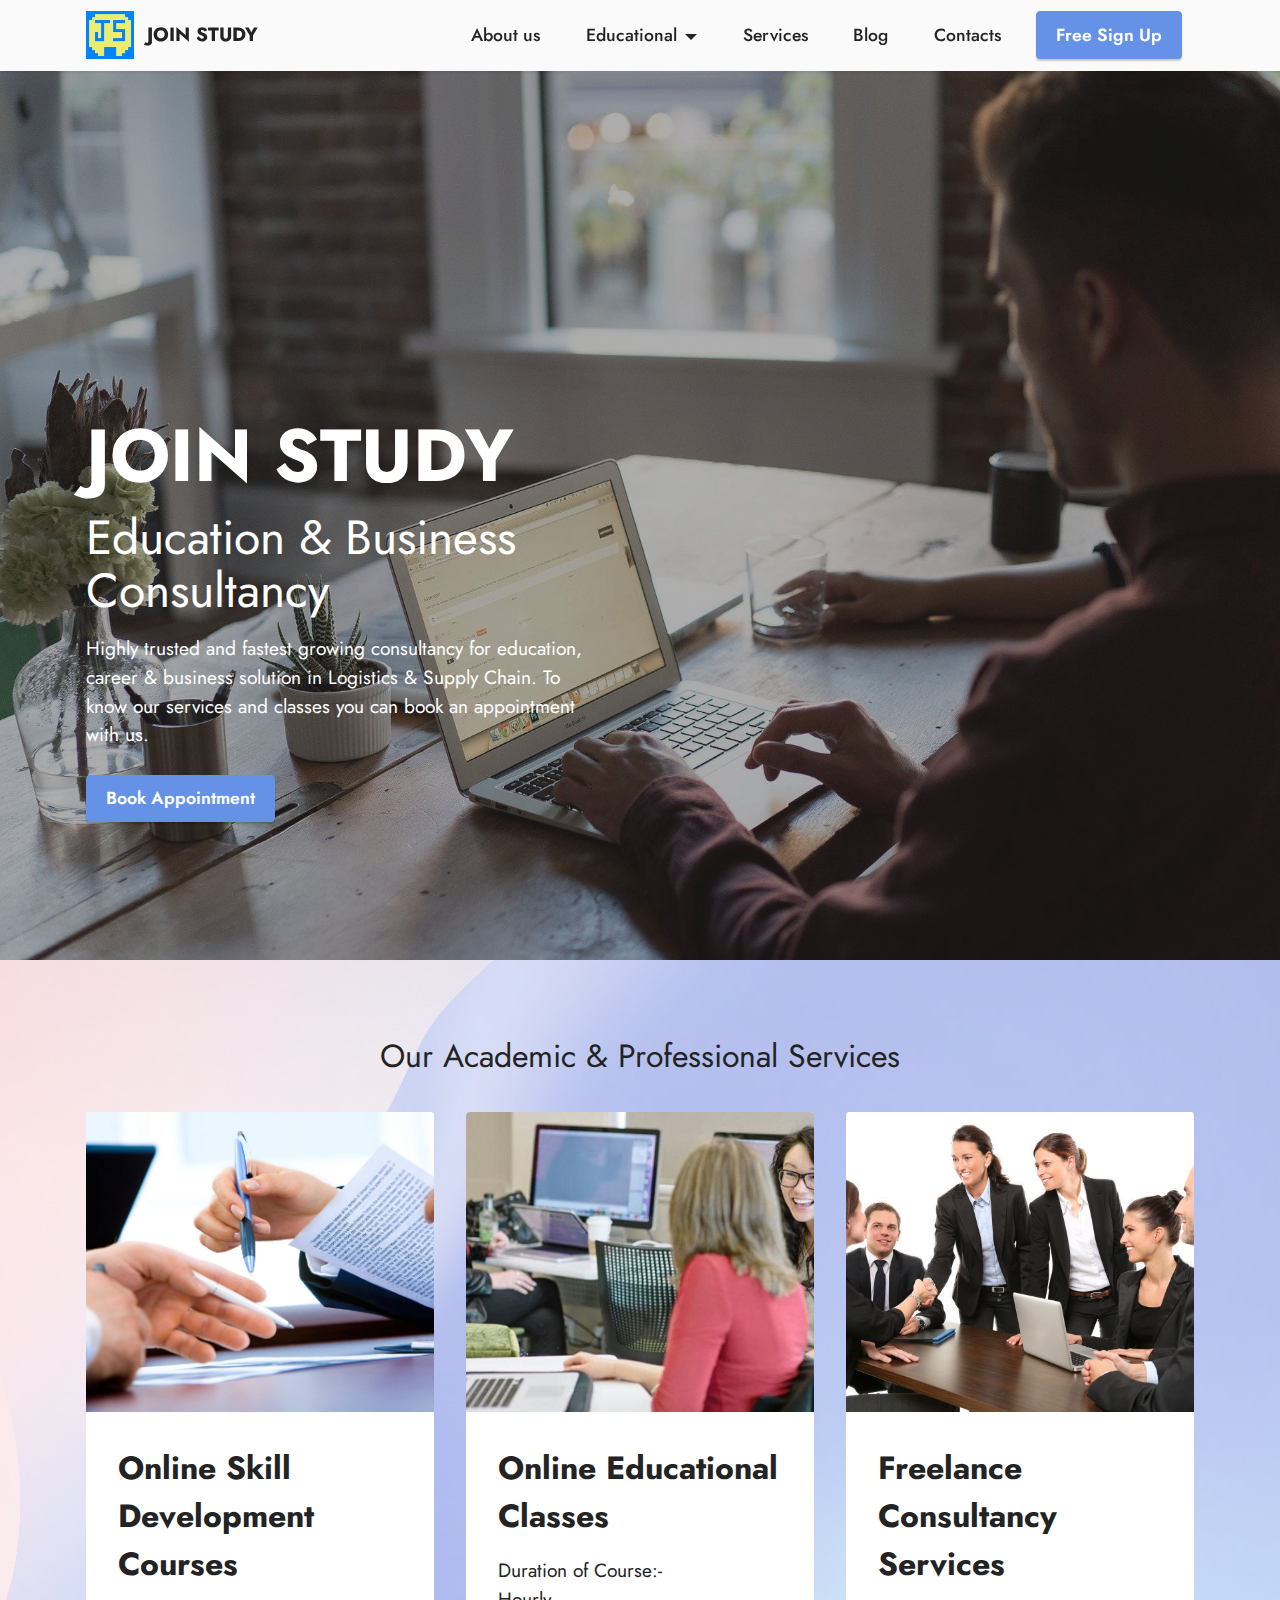
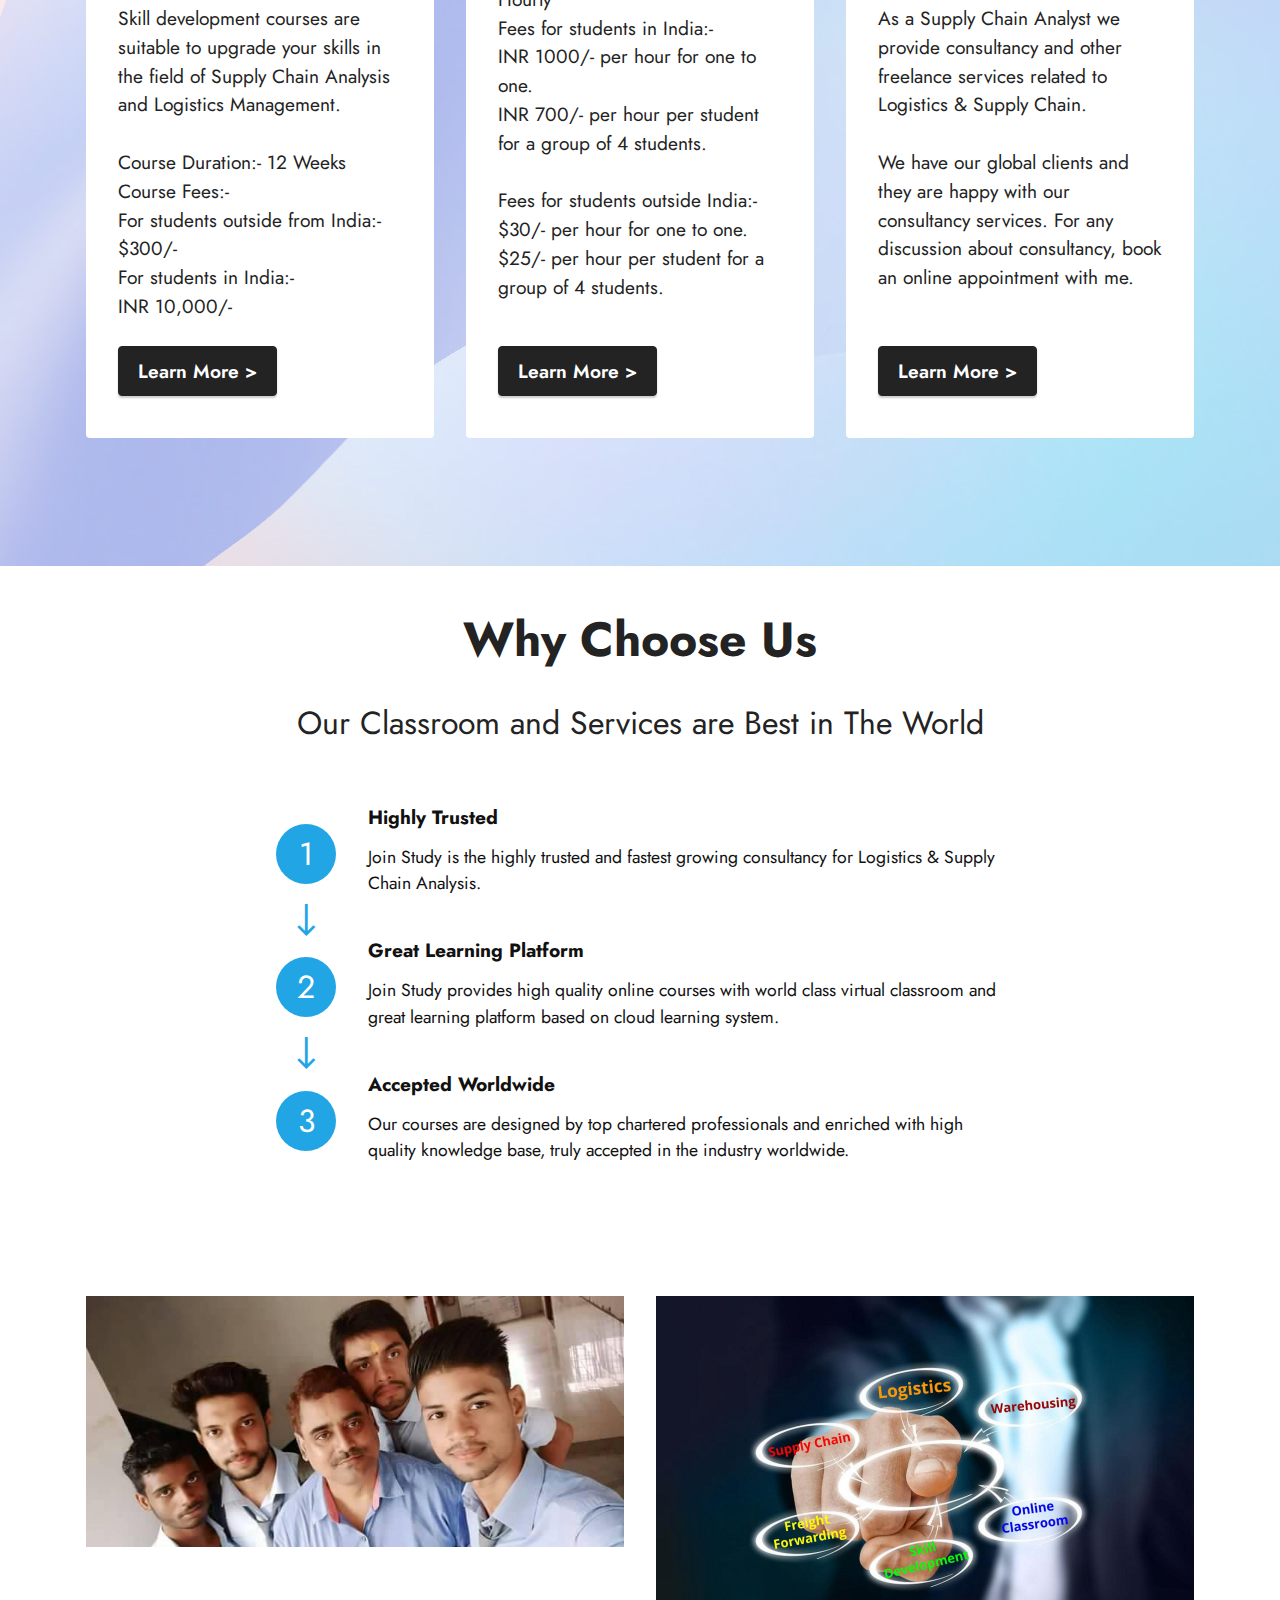
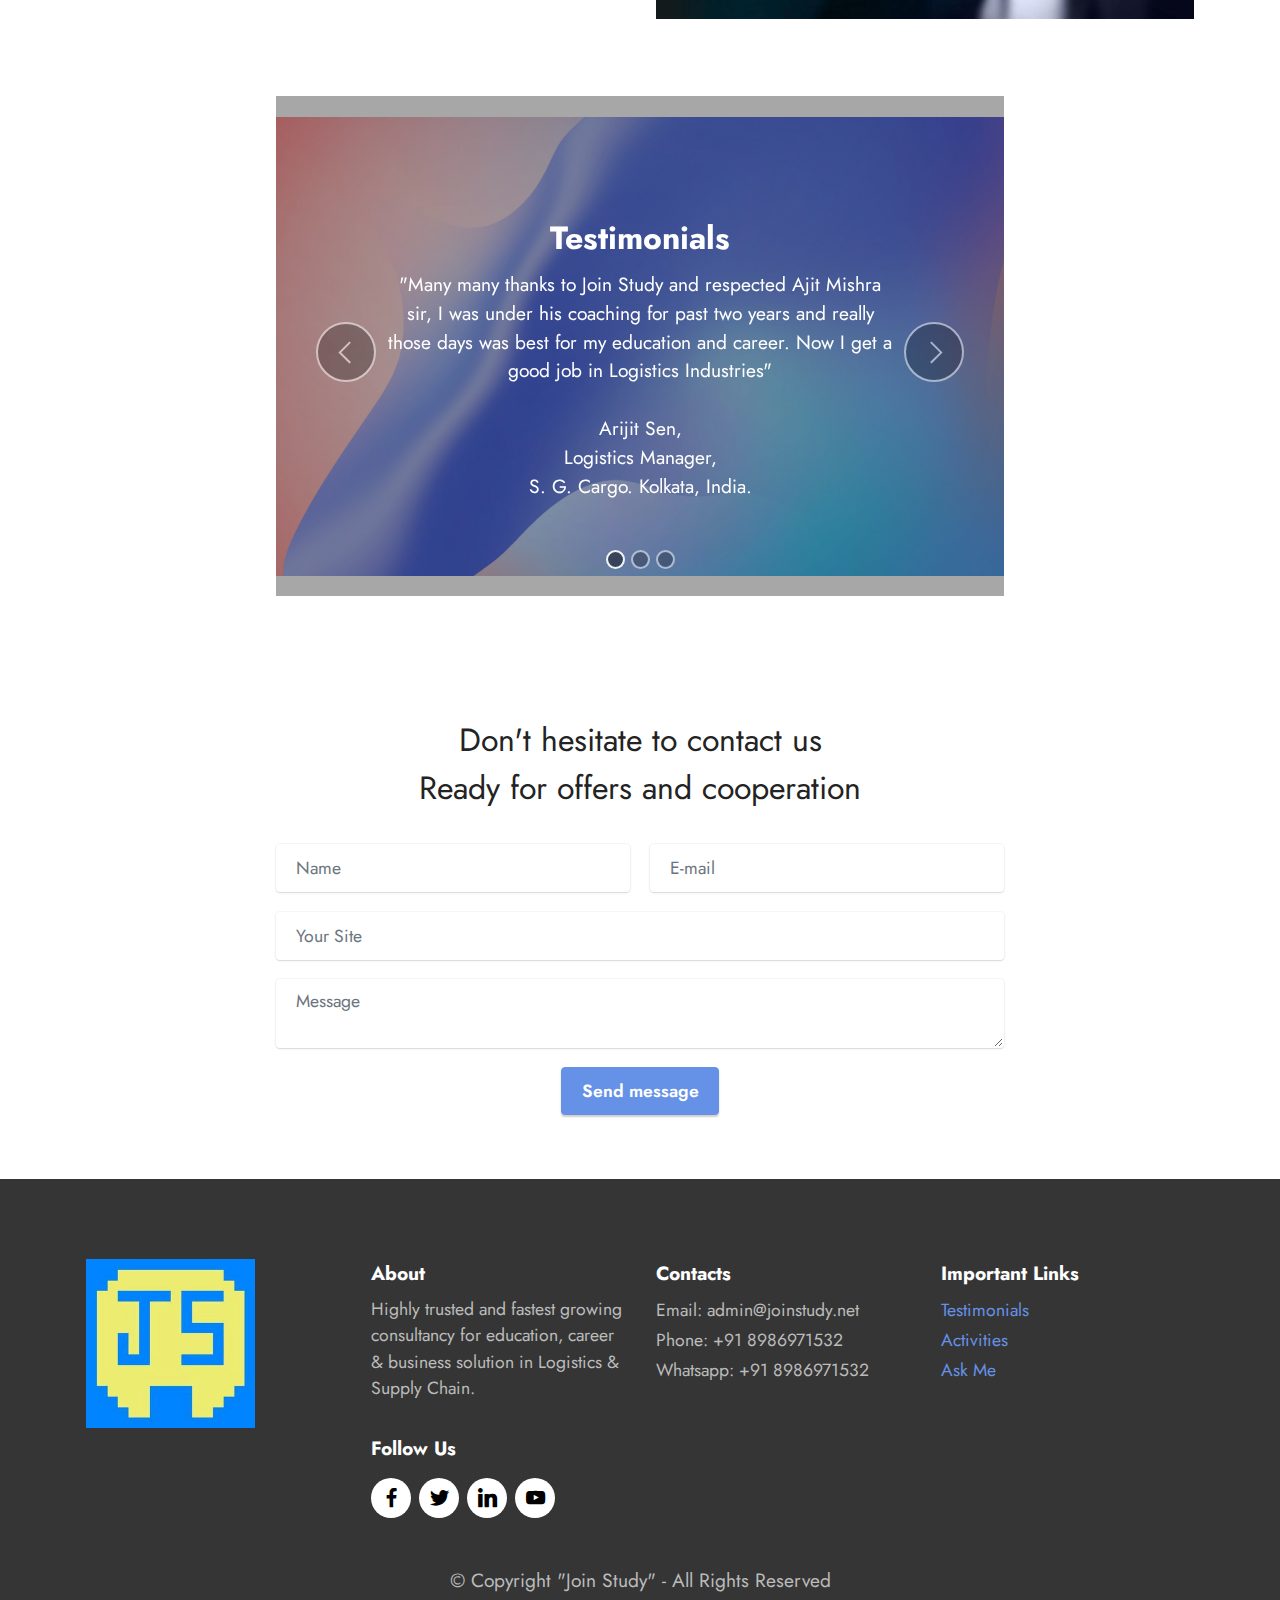
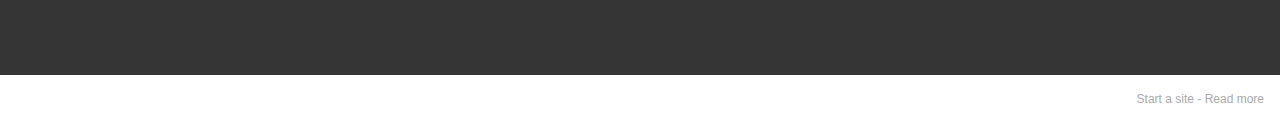
<file: index.html>
<!DOCTYPE html>
<html  >
<head>
  <!-- Site made with Mobirise Website Builder v5.3.0, https://mobirise.com -->
  <meta charset="UTF-8">
  <meta http-equiv="X-UA-Compatible" content="IE=edge">
  <meta name="generator" content="Mobirise v5.3.0, mobirise.com">
  <meta name="twitter:card" content="summary_large_image"/>
  <meta name="twitter:image:src" content="assets/images/index-meta.jpeg">
  <meta property="og:image" content="assets/images/index-meta.jpeg">
  <meta name="twitter:title" content="JOIN STUDY">
  <meta name="viewport" content="width=device-width, initial-scale=1, minimum-scale=1">
  <link rel="shortcut icon" href="assets/images/17actjgl-400x400-96x96.jpg" type="image/x-icon">
  <meta name="description" content="Highly trusted and fastest growing consultancy for education, career & business solution in Logistics & Supply Chain.">
  
  
  <title>JOIN STUDY</title>
  <link rel="stylesheet" href="assets/web/assets/mobirise-icons2/mobirise2.css">
  <link rel="stylesheet" href="assets/tether/tether.min.css">
  <link rel="stylesheet" href="assets/bootstrap/css/bootstrap.min.css">
  <link rel="stylesheet" href="assets/bootstrap/css/bootstrap-grid.min.css">
  <link rel="stylesheet" href="assets/bootstrap/css/bootstrap-reboot.min.css">
  <link rel="stylesheet" href="assets/dropdown/css/style.css">
  <link rel="stylesheet" href="assets/formstyler/jquery.formstyler.css">
  <link rel="stylesheet" href="assets/formstyler/jquery.formstyler.theme.css">
  <link rel="stylesheet" href="assets/datepicker/jquery.datetimepicker.min.css">
  <link rel="stylesheet" href="assets/socicon/css/styles.css">
  <link rel="stylesheet" href="assets/theme/css/style.css">
  <link rel="preload" as="style" href="assets/mobirise/css/mbr-additional.css"><link rel="stylesheet" href="assets/mobirise/css/mbr-additional.css" type="text/css">
  
  
  
  
</head>
<body>


  
  <section class="menu menu1 cid-srqCTEVTbw" once="menu" id="menu1-0">
    

    <nav class="navbar navbar-dropdown navbar-fixed-top navbar-expand-lg">
        <div class="container">
            <div class="navbar-brand">
                <span class="navbar-logo">
                    <a href="index.html">
                        <img src="assets/images/17actjgl-400x400-96x96.jpg" alt="JOIN STUDY" style="height: 3rem;">
                    </a>
                </span>
                <span class="navbar-caption-wrap"><a class="navbar-caption text-black text-primary display-7" href="index.html">JOIN STUDY</a></span>
            </div>
            <button class="navbar-toggler" type="button" data-toggle="collapse" data-target="#navbarSupportedContent" aria-controls="navbarNavAltMarkup" aria-expanded="false" aria-label="Toggle navigation">
                <div class="hamburger">
                    <span></span>
                    <span></span>
                    <span></span>
                    <span></span>
                </div>
            </button>
            <div class="collapse navbar-collapse" id="navbarSupportedContent">
                <ul class="navbar-nav nav-dropdown" data-app-modern-menu="true"><li class="nav-item"><a class="nav-link link text-black text-primary display-4" href="https://joinstudy.net/about">
                            About us</a></li><li class="nav-item dropdown"><a class="nav-link link text-black text-primary dropdown-toggle display-4" href="#" data-toggle="dropdown-submenu" aria-expanded="false">Educational</a><div class="dropdown-menu"><a class="text-black text-primary dropdown-item display-4" href="https://joinstudy.net/courses" aria-expanded="false">Courses</a><a class="text-black text-primary dropdown-item display-4" href="https://joinstudy.net/courses/skilldev-courses">Skill Development Courses</a><a class="text-black text-primary dropdown-item display-4" href="https://joinstudy.net/courses/educational-classes.html" aria-expanded="false">Educational Classes</a><a class="text-black text-primary dropdown-item display-4" href="https://newsletter.joinstudy.net/" aria-expanded="false">Newsletter</a></div></li>
                    <li class="nav-item"><a class="nav-link link text-black text-primary display-4" href="https://joinstudy.net/freelance-services/">
                            Services</a></li><li class="nav-item"><a class="nav-link link text-black text-primary display-4" href="https://blog.joinstudy.net/">Blog</a></li>
                    <li class="nav-item"><a class="nav-link link text-black text-primary display-4" href="https://joinstudy.net/contact/">Contacts</a>
                    </li></ul>
                
                <div class="navbar-buttons mbr-section-btn"><a class="btn btn-primary display-4" href="https://joinstudy.net/signup/">Free Sign Up</a></div>
            </div>
        </div>
    </nav>
</section>

<section class="header4 cid-srqD3F38Rx mbr-fullscreen" id="header4-1">

    
    <div class="mbr-overlay"></div>
    <div class="container">
        <div class="row">
            <div class="content-wrap">
                <h1 class="mbr-section-title mbr-fonts-style mbr-white mb-3 display-1"><strong>JOIN STUDY</strong></h1>
                <h2 class="mbr-section-title mbr-fonts-style mbr-white mb-3 display-2">Education &amp; Business Consultancy</h2>
                <p class="mbr-fonts-style mbr-text mbr-white mb-3 display-7">Highly trusted and fastest growing consultancy for education, career &amp; business solution in Logistics &amp; Supply Chain. To know our services and classes you can book an appointment with us.</p>

                <div class="mbr-section-btn"><a class="btn btn-primary display-4" href="https://booknow.joinstudy.net" target="_blank">Book Appointment</a></div>
            </div>
        </div>
    </div>
</section>

<section class="features4 cid-srqDc7uf17" id="features4-2">
    
    <div class="mbr-overlay"></div>
    <div class="container">
        <div class="mbr-section-head">
            
            <h5 class="mbr-section-subtitle mbr-fonts-style align-center mb-0 mt-2 display-5">Our Academic &amp; Professional Services</h5>
        </div>
        <div class="row mt-4">
            <div class="item features-image сol-12 col-md-6 col-lg-4">
                <div class="item-wrapper">
                    <div class="item-img">
                        <a href="index.html"><img src="assets/images/mbr-1920x1280.jpg" alt="Join Study" title=""></a>
                    </div>
                    <div class="item-content">
                        <h5 class="item-title mbr-fonts-style display-5"><strong>Online Skill Development Courses</strong></h5>
                        
                        <p class="mbr-text mbr-fonts-style mt-3 display-7">Skill development courses are suitable to upgrade your skills in the field of Supply Chain Analysis and  Logistics Management.&nbsp;<br> 
<br>Course Duration:- 12 Weeks
<br>Course Fees:-
<br>For students outside from India:- $300/-
<br>For students in India:- <br>INR 10,000/-</p>
                    </div>
                    <div class="mbr-section-btn item-footer mt-2"><a href="https://joinstudy.net/courses/skilldev-courses" class="btn item-btn btn-black display-7" target="_blank">Learn More &gt;</a></div>
                </div>
            </div>
            <div class="item features-image сol-12 col-md-6 col-lg-4">
                <div class="item-wrapper">
                    <div class="item-img">
                        <a href="index.html"><img src="assets/images/new-header-of-join-study-696x418.jpeg" alt="Join Study" title=""></a>
                    </div>
                    <div class="item-content">
                        <h5 class="item-title mbr-fonts-style display-5"><strong>Online Educational Classes&nbsp;</strong></h5>
                        
                        <p class="mbr-text mbr-fonts-style mt-3 display-7">Duration of Course:-
<br>Hourly
<br>Fees for students in India:-
<br>INR 1000/- per hour for one to one.
<br>INR 700/- per hour per student for a group of 4 students.
<br>
<br>Fees for students outside India:-
<br>$30/- per hour for one to one.
<br>$25/- per hour per student for a group of 4 students.</p>
                    </div>
                    <div class="mbr-section-btn item-footer mt-2"><a href="https://joinstudy.net/courses/educational-classes.html" class="btn item-btn btn-black display-7" target="_blank">Learn More &gt;</a></div>
                </div>
            </div>
            <div class="item features-image сol-12 col-md-6 col-lg-4">
                <div class="item-wrapper">
                    <div class="item-img">
                        <a href="index.html"><img src="assets/images/mbr-676x451.jpg" alt="Join Study" title=""></a>
                    </div>
                    <div class="item-content">
                        <h5 class="item-title mbr-fonts-style display-5"><strong>Freelance Consultancy Services</strong></h5>
                        
                        <p class="mbr-text mbr-fonts-style mt-3 display-7">As a Supply Chain Analyst we provide consultancy and other freelance services related to Logistics &amp; Supply Chain.
<br>
<br>We have our global clients and they are happy with our consultancy services. For any discussion about consultancy, book an online appointment with me.&nbsp;</p>
                    </div>
                    <div class="mbr-section-btn item-footer mt-2"><a href="https://ajitmishra.github.io/freelance-services/" class="btn item-btn btn-black display-7" target="_blank">Learn More &gt;</a></div>
                </div>
            </div>

        </div>
    </div>
</section>

<section class="features19 cid-srs8TuaMC8" id="features20-a">

    
    
    <div class="container">
        <div class="row justify-content-center">
            <div class="col-md-12 col-lg-9">
                <div class="card-wrapper pb-4">
                    <div class="card-box align-center">
                        <h4 class="card-title mbr-fonts-style mb-4 display-2"><strong>Why Choose Us</strong></h4>
                        <p class="mbr-text mbr-fonts-style mb-4 display-5">Our Classroom and Services are Best in The World</p>
                        
                    </div>
                </div>
            </div>
            <div class="col-12 col-md-8">
                <div class="item mbr-flex">
                    <div class="icon-box">
                        <span class="step-number mbr-fonts-style display-5">1</span>
                    </div>
                    <div class="text-box">
                        <h4 class="icon-title card-title mbr-black mbr-fonts-style display-7"><strong>Highly Trusted</strong></h4>
                        <h5 class="icon-text mbr-black mbr-fonts-style display-4">Join Study is the highly trusted and fastest growing consultancy for Logistics &amp; Supply Chain Analysis.</h5>
                    </div>
                </div>
                <div class="item mbr-flex">
                    <div class="icon-box">
                        <span class="step-number mbr-fonts-style display-5">2</span>
                    </div>
                    <div class="text-box">
                        <h4 class="icon-title card-title mbr-black mbr-fonts-style display-7"><strong>Great Learning Platform</strong></h4>
                        <h5 class="icon-text mbr-black mbr-fonts-style display-4">Join Study provides high quality online courses with world class virtual classroom and great learning platform based on cloud learning system.</h5>
                    </div>
                </div>
                <div class="item mbr-flex last">
                    <div class="icon-box">
                        <span class="step-number mbr-fonts-style display-5">3</span>
                    </div>
                    <div class="text-box">
                        <h4 class="icon-title card-title mbr-black mbr-fonts-style display-7"><strong>Accepted Worldwide</strong></h4>
                        <h5 class="icon-text mbr-black mbr-fonts-style display-4">Our courses are designed by top chartered professionals and enriched with high quality knowledge base, truly accepted in the industry worldwide.</h5>
                    </div>
                </div>
                
                
                
                
                
                
                
            </div>
        </div>
    </div>
</section>

<section class="image5 cid-srqEX9dX9N" id="image5-4">
    
    
    <div class="container">
        <div class="row">
            <div class="col-12 col-md-12">
                <div class="row">
                    <div class="col-12 col-lg-6">
                        <div class="img-item mb-3">
                            <a href="index.html"><img src="assets/images/ajit-720x335.jpg" alt="Join Study"></a>
                            
                        </div>
                    </div>
                    <div class="col-12 col-lg">
                        <div class="img-item mb-3">
                            <a href="index.html"><img src="assets/images/header-for-facebook-page-1076x646.jpg" alt="Join Study"></a>
                            
                        </div>
                    </div>
                </div>
            </div>
        </div>
    </div>
</section>

<section class="slider2 cid-srsjJgnuh8" id="slider2-d">
    

    
    <div class="container">
        <div class="row justify-content-center">
            <div class="col-12 col-md-8">
                <div class="carousel slide" id="ssAqu24mFr" data-interval="5000">
                    <div class="mbr-overlay" style="opacity: 0.4; background-color: rgb(35, 35, 35);">
                    </div>
                    <ol class="carousel-indicators">
                        <li data-slide-to="0" class="active" data-target="#ssAqu24mFr"></li>
                        <li data-slide-to="1" data-target="#ssAqu24mFr"></li>
                        <li data-slide-to="2" data-target="#ssAqu24mFr"></li>
                    </ol>
                    <div class="carousel-inner">
                        <div class="carousel-item slider-image item active">
                            <div class="item-wrapper">
                                <img class="d-block w-100" src="assets/images/background3.jpg">
                                <div class="carousel-caption d-none d-md-block">
                                    <h5 class="mbr-section-subtitle mbr-fonts-style display-5"><strong>Testimonials</strong></h5>
                                    <p class="mbr-section-text mbr-fonts-style display-7">"Many many thanks to Join Study and respected Ajit Mishra sir, I was under his coaching for past two years and really those days was best for my education and career. Now I get a good job in Logistics Industries"
<br>
<br>Arijit Sen,
<br>Logistics Manager,
<br>S. G. Cargo. Kolkata, India.</p>
                                </div>
                            </div>
                        </div>
                        <div class="carousel-item slider-image item">
                            <div class="item-wrapper">
                                <img class="d-block w-100" src="assets/images/background5.jpg">
                                <div class="carousel-caption d-none d-md-block">
                                    <h5 class="mbr-section-subtitle mbr-fonts-style display-5"><strong>Testimonials</strong></h5>
                                    <p class="mbr-section-text mbr-fonts-style display-7">"Thanks to Join Study and Ajit Mishra to teach me Logistics Management for my MBA Course. His support makes my result better. With hope of a better future of Join Study, I am always eager to support Ajit sir".
<br>
<br>Nomi P.
<br>Logistics Professional.
<br>Tokyo, Japan.</p>
                                </div>
                            </div>
                        </div>
                        <div class="carousel-item slider-image item">
                            <div class="item-wrapper">
                                <img class="d-block w-100" src="assets/images/background8.jpg">
                                <div class="carousel-caption d-none d-md-block">
                                    <h5 class="mbr-section-subtitle mbr-fonts-style display-5"><strong>Testimonials</strong></h5>
                                    <p class="mbr-section-text mbr-fonts-style display-7">"Join study is the best online tuition and training platform for Logistics &amp; Supply Chain Management. Mr. Ajit Mishra has great knowledge and experiences of Modern Logistics &amp; supply Chain Management. I have learnt everything under his training session and now I am a successful Professional."
<br>
<br>J. Mathew
<br>Truck Transport Operator,
<br>Singapore.</p>
                                </div>
                            </div>
                        </div>
                    </div>
                    <a class="carousel-control carousel-control-prev" role="button" data-slide="prev" href="#ssAqu24mFr">
                        <span class="mobi-mbri mobi-mbri-arrow-prev" aria-hidden="true"></span>
                        <span class="sr-only">Previous</span>
                    </a>
                    <a class="carousel-control carousel-control-next" role="button" data-slide="next" href="#ssAqu24mFr">
                        <span class="mobi-mbri mobi-mbri-arrow-next" aria-hidden="true"></span>
                        <span class="sr-only">Next</span>
                    </a>
                </div>
            </div>
        </div>
    </div>
</section>
  
<section class="form5 cid-srqF5dcmAA" id="form5-6">
    
    
    <div class="container">
        <div class="mbr-section-head">
            
            <h4 class="mbr-section-subtitle mbr-fonts-style align-center mb-0 mt-2 display-5">Don't hesitate to contact us
<div>Ready for offers and cooperation</div></h4>
        </div>
        <div class="row justify-content-center mt-4">
            <div class="col-lg-8 mx-auto mbr-form" data-form-type="formoid">
                <form action="https://mobirise.eu/" method="POST" class="mbr-form form-with-styler" data-form-title="Form Name"><input type="hidden" name="email" data-form-email="true" value="pYiQnV1l8XvspNDoTtLdHZCf0CnpKBWIh88iwTAiz4vU7ka9H/P8UOLkSmqn/WbQw3kq3xy5diyx44TfpgjFhb04XNwXIwlSQPgLqsYClI9aBM7wEJQ2r1kOX6x1GQ0l">
                    <div class="row">
                        <div hidden="hidden" data-form-alert="" class="alert alert-success col-12">Thanks for filling out
                            the form!</div>
                        <div hidden="hidden" data-form-alert-danger="" class="alert alert-danger col-12">Oops...! some
                            problem!</div>
                    </div>
                    <div class="dragArea row">
                        <div class="col-md col-sm-12 form-group" data-for="name">
                            <input type="text" name="name" placeholder="Name" data-form-field="name" class="form-control" value="" id="name-form5-6">
                        </div>
                        <div class="col-md col-sm-12 form-group" data-for="email">
                            <input type="email" name="email" placeholder="E-mail" data-form-field="email" class="form-control" value="" id="email-form5-6">
                        </div>
                        <div class="col-12 form-group" data-for="url">
                            <input type="url" name="url" placeholder="Your Site" data-form-field="url" class="form-control" value="" id="url-form5-6">
                        </div>
                        <div class="col-12 form-group" data-for="textarea">
                            <textarea name="textarea" placeholder="Message" data-form-field="textarea" class="form-control" id="textarea-form5-6"></textarea>
                        </div>
                        <div class="col-lg-12 col-md-12 col-sm-12 align-center mbr-section-btn">
                            <button type="submit" class="btn btn-primary display-4">Send message</button>
                        </div>
                    </div>
                </form>
            </div>
        </div>
    </div>
</section>

<section class="footer4 cid-srs9otCJPk" once="footers" id="footer4-c">

    
    
    <div class="container">
        <div class="row mbr-white">
            <div class="col-6 col-lg-3">
                <div class="media-wrap col-md-8 col-12">
                    <a href="https://joinstudy.net">
                        <img src="assets/images/17actjgl-400x400-337x337.jpg" alt="Join Study">
                    </a>
                </div>
            </div>
            <div class="col-12 col-md-6 col-lg-3">
                <h5 class="mbr-section-subtitle mbr-fonts-style mb-2 display-7">
                    <strong>About</strong>
                </h5>
                <p class="mbr-text mbr-fonts-style mb-4 display-4">Highly trusted and fastest growing consultancy for education, career &amp; business solution in Logistics &amp; Supply Chain.</p>
                <h5 class="mbr-section-subtitle mbr-fonts-style mb-3 display-7">
                    <strong>Follow Us</strong>
                </h5>
                <div class="social-row display-7">
                    <div class="soc-item">
                        <a href="https://twitter.com/mobirise" target="_blank">
                            <span class="mbr-iconfont socicon socicon-facebook"></span>
                        </a>
                    </div>
                    <div class="soc-item">
                        <a href="https://twitter.com/mobirise" target="_blank">
                            <span class="mbr-iconfont socicon socicon-twitter"></span>
                        </a>
                    </div>
                    <div class="soc-item">
                        <a href="https://twitter.com/mobirise" target="_blank">
                            <span class="mbr-iconfont socicon-linkedin socicon"></span>
                        </a>
                    </div>
                    <div class="soc-item">
                        <a href="https://twitter.com/mobirise" target="_blank">
                            <span class="mbr-iconfont socicon-youtube socicon"></span>
                        </a>
                    </div>
                </div>
            </div>
            <div class="col-12 col-md-6 col-lg-3">
                <h5 class="mbr-section-subtitle mbr-fonts-style mb-2 display-7"><strong>Contacts</strong></h5>
                <ul class="list mbr-fonts-style display-4">
                    <li class="mbr-text item-wrap">Email: admin@joinstudy.net 
</li><li class="mbr-text item-wrap">Phone: +91 8986971532 
</li><li class="mbr-text item-wrap">Whatsapp: +91 8986971532</li>
                </ul>
            </div>
            <div class="col-12 col-md-6 col-lg-3">
                <h5 class="mbr-section-subtitle mbr-fonts-style mb-2 display-7"><strong>Important Links</strong></h5>
                <ul class="list mbr-fonts-style display-4">
                    <li class="mbr-text item-wrap"><a href="https://ajitmishra.github.io/testimonials/" class="text-primary">Testimonials</a> 
</li><li class="mbr-text item-wrap"><strong><a href="http://activities.joinstudy.net/" class="text-primary">Activities</a></strong></li><li class="mbr-text item-wrap"><a href="https://activities.joinstudy.net/ask" class="text-primary">Ask Me</a></li>
                </ul>
            </div>
            <div class="col-12 mt-4">
                <p class="mbr-text mb-0 mbr-fonts-style copyright align-center display-7">
                    © Copyright "Join Study" - All Rights Reserved
                </p>
            </div>
        </div>
    </div>
</section><section style="background-color: #fff; font-family: -apple-system, BlinkMacSystemFont, 'Segoe UI', 'Roboto', 'Helvetica Neue', Arial, sans-serif; color:#aaa; font-size:12px; padding: 0; align-items: center; display: flex;"><a href="https://mobirise.site/a" style="flex: 1 1; height: 3rem; padding-left: 1rem;"></a><p style="flex: 0 0 auto; margin:0; padding-right:1rem;">Start a site - <a href="https://mobirise.site/v" style="color:#aaa;">Read more</a></p></section><script src="assets/web/assets/jquery/jquery.min.js"></script>  <script src="assets/popper/popper.min.js"></script>  <script src="assets/tether/tether.min.js"></script>  <script src="assets/bootstrap/js/bootstrap.min.js"></script>  <script src="assets/smoothscroll/smooth-scroll.js"></script>  <script src="assets/dropdown/js/nav-dropdown.js"></script>  <script src="assets/dropdown/js/navbar-dropdown.js"></script>  <script src="assets/touchswipe/jquery.touch-swipe.min.js"></script>  <script src="assets/formstyler/jquery.formstyler.js"></script>  <script src="assets/formstyler/jquery.formstyler.min.js"></script>  <script src="assets/datepicker/jquery.datetimepicker.full.js"></script>  <script src="assets/theme/js/script.js"></script>  <script src="assets/formoid/formoid.min.js"></script>  
  
  
</body>
</html>
</file>
<file: assets/web/assets/mobirise-icons2/mobirise2.css>
@font-face {
  font-family: 'Moririse2';
  font-display: swap;
  src:  url('mobirise2.eot?f2bix4');
  src:  url('mobirise2.eot?f2bix4#iefix') format('embedded-opentype'),
    url('mobirise2.ttf?f2bix4') format('truetype'),
    url('mobirise2.woff?f2bix4') format('woff'),
    url('mobirise2.svg?f2bix4#mobirise2') format('svg');
  font-weight: normal;
  font-style: normal;
}

[class^="mobi-"], [class*=" mobi-"] {
  /* use !important to prevent issues with browser extensions that change fonts */
  font-family: 'Moririse2' !important;
  speak: none;
  font-style: normal;
  font-weight: normal;
  font-variant: normal;
  text-transform: none;
  line-height: 1;

  /* Better Font Rendering =========== */
  -webkit-font-smoothing: antialiased;
  -moz-osx-font-smoothing: grayscale;
}

.mobi-mbri-add-submenu:before {
  content: "\e900";
}
.mobi-mbri-alert:before {
  content: "\e901";
}
.mobi-mbri-align-center:before {
  content: "\e902";
}
.mobi-mbri-align-justify:before {
  content: "\e903";
}
.mobi-mbri-align-left:before {
  content: "\e904";
}
.mobi-mbri-align-right:before {
  content: "\e905";
}
.mobi-mbri-android:before {
  content: "\e906";
}
.mobi-mbri-apple:before {
  content: "\e907";
}
.mobi-mbri-arrow-down:before {
  content: "\e908";
}
.mobi-mbri-arrow-next:before {
  content: "\e909";
}
.mobi-mbri-arrow-prev:before {
  content: "\e90a";
}
.mobi-mbri-arrow-up:before {
  content: "\e90b";
}
.mobi-mbri-bold:before {
  content: "\e90c";
}
.mobi-mbri-bookmark:before {
  content: "\e90d";
}
.mobi-mbri-bootstrap:before {
  content: "\e90e";
}
.mobi-mbri-briefcase:before {
  content: "\e90f";
}
.mobi-mbri-browse:before {
  content: "\e910";
}
.mobi-mbri-bulleted-list:before {
  content: "\e911";
}
.mobi-mbri-calendar:before {
  content: "\e912";
}
.mobi-mbri-camera:before {
  content: "\e913";
}
.mobi-mbri-cart-add:before {
  content: "\e914";
}
.mobi-mbri-cart-full:before {
  content: "\e915";
}
.mobi-mbri-cash:before {
  content: "\e916";
}
.mobi-mbri-change-style:before {
  content: "\e917";
}
.mobi-mbri-chat:before {
  content: "\e918";
}
.mobi-mbri-clock:before {
  content: "\e919";
}
.mobi-mbri-close:before {
  content: "\e91a";
}
.mobi-mbri-cloud:before {
  content: "\e91b";
}
.mobi-mbri-code:before {
  content: "\e91c";
}
.mobi-mbri-contact-form:before {
  content: "\e91d";
}
.mobi-mbri-credit-card:before {
  content: "\e91e";
}
.mobi-mbri-cursor-click:before {
  content: "\e91f";
}
.mobi-mbri-cust-feedback:before {
  content: "\e920";
}
.mobi-mbri-database:before {
  content: "\e921";
}
.mobi-mbri-delivery:before {
  content: "\e922";
}
.mobi-mbri-desktop:before {
  content: "\e923";
}
.mobi-mbri-devices:before {
  content: "\e924";
}
.mobi-mbri-down:before {
  content: "\e925";
}
.mobi-mbri-download-2:before {
  content: "\e926";
}
.mobi-mbri-download:before {
  content: "\e927";
}
.mobi-mbri-drag-n-drop-2:before {
  content: "\e928";
}
.mobi-mbri-drag-n-drop:before {
  content: "\e929";
}
.mobi-mbri-edit-2:before {
  content: "\e92a";
}
.mobi-mbri-edit:before {
  content: "\e92b";
}
.mobi-mbri-error:before {
  content: "\e92c";
}
.mobi-mbri-extension:before {
  content: "\e92d";
}
.mobi-mbri-features:before {
  content: "\e92e";
}
.mobi-mbri-file:before {
  content: "\e92f";
}
.mobi-mbri-flag:before {
  content: "\e930";
}
.mobi-mbri-folder:before {
  content: "\e931";
}
.mobi-mbri-gift:before {
  content: "\e932";
}
.mobi-mbri-github:before {
  content: "\e933";
}
.mobi-mbri-globe-2:before {
  content: "\e934";
}
.mobi-mbri-globe:before {
  content: "\e935";
}
.mobi-mbri-growing-chart:before {
  content: "\e936";
}
.mobi-mbri-hearth:before {
  content: "\e937";
}
.mobi-mbri-help:before {
  content: "\e938";
}
.mobi-mbri-home:before {
  content: "\e939";
}
.mobi-mbri-hot-cup:before {
  content: "\e93a";
}
.mobi-mbri-idea:before {
  content: "\e93b";
}
.mobi-mbri-image-gallery:before {
  content: "\e93c";
}
.mobi-mbri-image-slider:before {
  content: "\e93d";
}
.mobi-mbri-info:before {
  content: "\e93e";
}
.mobi-mbri-italic:before {
  content: "\e93f";
}
.mobi-mbri-key:before {
  content: "\e940";
}
.mobi-mbri-laptop:before {
  content: "\e941";
}
.mobi-mbri-layers:before {
  content: "\e942";
}
.mobi-mbri-left-right:before {
  content: "\e943";
}
.mobi-mbri-left:before {
  content: "\e944";
}
.mobi-mbri-letter:before {
  content: "\e945";
}
.mobi-mbri-like:before {
  content: "\e946";
}
.mobi-mbri-link:before {
  content: "\e947";
}
.mobi-mbri-lock:before {
  content: "\e948";
}
.mobi-mbri-login:before {
  content: "\e949";
}
.mobi-mbri-logout:before {
  content: "\e94a";
}
.mobi-mbri-magic-stick:before {
  content: "\e94b";
}
.mobi-mbri-map-pin:before {
  content: "\e94c";
}
.mobi-mbri-menu:before {
  content: "\e94d";
}
.mobi-mbri-mobile-2:before {
  content: "\e94e";
}
.mobi-mbri-mobile-horizontal:before {
  content: "\e94f";
}
.mobi-mbri-mobile:before {
  content: "\e950";
}
.mobi-mbri-mobirise:before {
  content: "\e951";
}
.mobi-mbri-more-horizontal:before {
  content: "\e952";
}
.mobi-mbri-more-vertical:before {
  content: "\e953";
}
.mobi-mbri-music:before {
  content: "\e954";
}
.mobi-mbri-new-file:before {
  content: "\e955";
}
.mobi-mbri-numbered-list:before {
  content: "\e956";
}
.mobi-mbri-opened-folder:before {
  content: "\e957";
}
.mobi-mbri-pages:before {
  content: "\e958";
}
.mobi-mbri-paper-plane:before {
  content: "\e959";
}
.mobi-mbri-paperclip:before {
  content: "\e95a";
}
.mobi-mbri-phone:before {
  content: "\e95b";
}
.mobi-mbri-photo:before {
  content: "\e95c";
}
.mobi-mbri-photos:before {
  content: "\e95d";
}
.mobi-mbri-pin:before {
  content: "\e95e";
}
.mobi-mbri-play:before {
  content: "\e95f";
}
.mobi-mbri-plus:before {
  content: "\e960";
}
.mobi-mbri-preview:before {
  content: "\e961";
}
.mobi-mbri-print:before {
  content: "\e962";
}
.mobi-mbri-protect:before {
  content: "\e963";
}
.mobi-mbri-question:before {
  content: "\e964";
}
.mobi-mbri-quote-left:before {
  content: "\e965";
}
.mobi-mbri-quote-right:before {
  content: "\e966";
}
.mobi-mbri-redo:before {
  content: "\e967";
}
.mobi-mbri-refresh:before {
  content: "\e968";
}
.mobi-mbri-responsive-2:before {
  content: "\e969";
}
.mobi-mbri-responsive:before {
  content: "\e96a";
}
.mobi-mbri-right:before {
  content: "\e96b";
}
.mobi-mbri-rocket:before {
  content: "\e96c";
}
.mobi-mbri-sad-face:before {
  content: "\e96d";
}
.mobi-mbri-sale:before {
  content: "\e96e";
}
.mobi-mbri-save:before {
  content: "\e96f";
}
.mobi-mbri-search:before {
  content: "\e970";
}
.mobi-mbri-setting-2:before {
  content: "\e971";
}
.mobi-mbri-setting-3:before {
  content: "\e972";
}
.mobi-mbri-setting:before {
  content: "\e973";
}
.mobi-mbri-share:before {
  content: "\e974";
}
.mobi-mbri-shopping-bag:before {
  content: "\e975";
}
.mobi-mbri-shopping-basket:before {
  content: "\e976";
}
.mobi-mbri-shopping-cart:before {
  content: "\e977";
}
.mobi-mbri-sites:before {
  content: "\e978";
}
.mobi-mbri-smile-face:before {
  content: "\e979";
}
.mobi-mbri-speed:before {
  content: "\e97a";
}
.mobi-mbri-star:before {
  content: "\e97b";
}
.mobi-mbri-success:before {
  content: "\e97c";
}
.mobi-mbri-sun:before {
  content: "\e97d";
}
.mobi-mbri-sun2:before {
  content: "\e97e";
}
.mobi-mbri-tablet-vertical:before {
  content: "\e97f";
}
.mobi-mbri-tablet:before {
  content: "\e980";
}
.mobi-mbri-target:before {
  content: "\e981";
}
.mobi-mbri-timer:before {
  content: "\e982";
}
.mobi-mbri-to-ftp:before {
  content: "\e983";
}
.mobi-mbri-to-local-drive:before {
  content: "\e984";
}
.mobi-mbri-touch-swipe:before {
  content: "\e985";
}
.mobi-mbri-touch:before {
  content: "\e986";
}
.mobi-mbri-trash:before {
  content: "\e987";
}
.mobi-mbri-underline:before {
  content: "\e988";
}
.mobi-mbri-undo:before {
  content: "\e989";
}
.mobi-mbri-unlink:before {
  content: "\e98a";
}
.mobi-mbri-unlock:before {
  content: "\e98b";
}
.mobi-mbri-up-down:before {
  content: "\e98c";
}
.mobi-mbri-up:before {
  content: "\e98d";
}
.mobi-mbri-update:before {
  content: "\e98e";
}
.mobi-mbri-upload-2:before {
  content: "\e98f";
}
.mobi-mbri-upload:before {
  content: "\e990";
}
.mobi-mbri-user-2:before {
  content: "\e991";
}
.mobi-mbri-user:before {
  content: "\e992";
}
.mobi-mbri-users:before {
  content: "\e993";
}
.mobi-mbri-video-play:before {
  content: "\e994";
}
.mobi-mbri-video:before {
  content: "\e995";
}
.mobi-mbri-watch:before {
  content: "\e996";
}
.mobi-mbri-website-theme-2:before {
  content: "\e997";
}
.mobi-mbri-website-theme:before {
  content: "\e998";
}
.mobi-mbri-wifi:before {
  content: "\e999";
}
.mobi-mbri-windows:before {
  content: "\e99a";
}
.mobi-mbri-zoom-in:before {
  content: "\e99b";
}
.mobi-mbri-zoom-out:before {
  content: "\e99c";
}
</file>
<file: assets/dropdown/css/style.css>
.navbar-dropdown {
  left: 0;
  padding: 0;
  position: absolute;
  right: 0;
  top: 0;
  transition: all 0.45s ease;
  z-index: 1030;
  background: #282828; }
  .navbar-dropdown .navbar-logo {
    margin-right: 0.8rem;
    transition: margin 0.3s ease-in-out;
    vertical-align: middle; }
    .navbar-dropdown .navbar-logo img {
      height: 3.125rem;
      transition: all 0.3s ease-in-out; }
    .navbar-dropdown .navbar-logo.mbr-iconfont {
      font-size: 3.125rem;
      line-height: 3.125rem; }
  .navbar-dropdown .navbar-caption {
    font-weight: 700;
    white-space: normal;
    vertical-align: -4px;
    line-height: 3.125rem !important; }
    .navbar-dropdown .navbar-caption, .navbar-dropdown .navbar-caption:hover {
      color: inherit;
      text-decoration: none; }
  .navbar-dropdown .mbr-iconfont + .navbar-caption {
    vertical-align: -1px; }
  .navbar-dropdown.navbar-fixed-top {
    position: fixed; }
  .navbar-dropdown .navbar-brand span {
    vertical-align: -4px; }
  .navbar-dropdown.bg-color.transparent {
    background: none; }
  .navbar-dropdown.navbar-short .navbar-brand {
    padding: 0.625rem 0; }
    .navbar-dropdown.navbar-short .navbar-brand span {
      vertical-align: -1px; }
  .navbar-dropdown.navbar-short .navbar-caption {
    line-height: 2.375rem !important;
    vertical-align: -2px; }
  .navbar-dropdown.navbar-short .navbar-logo {
    margin-right: 0.5rem; }
    .navbar-dropdown.navbar-short .navbar-logo img {
      height: 2.375rem; }
    .navbar-dropdown.navbar-short .navbar-logo.mbr-iconfont {
      font-size: 2.375rem;
      line-height: 2.375rem; }
  .navbar-dropdown.navbar-short .mbr-table-cell {
    height: 3.625rem; }
  .navbar-dropdown .navbar-close {
    left: 0.6875rem;
    position: fixed;
    top: 0.75rem;
    z-index: 1000; }
  .navbar-dropdown .hamburger-icon {
    content: "";
    display: inline-block;
    vertical-align: middle;
    width: 16px;
    -webkit-box-shadow: 0 -6px 0 1px #282828,0 0 0 1px #282828,0 6px 0 1px #282828;
    -moz-box-shadow: 0 -6px 0 1px #282828,0 0 0 1px #282828,0 6px 0 1px #282828;
    box-shadow: 0 -6px 0 1px #282828,0 0 0 1px #282828,0 6px 0 1px #282828; }

.dropdown-menu .dropdown-toggle[data-toggle="dropdown-submenu"]::after {
  border-bottom: 0.35em solid transparent;
  border-left: 0.35em solid;
  border-right: 0;
  border-top: 0.35em solid transparent;
  margin-left: 0.3rem; }

.dropdown-menu .dropdown-item:focus {
  outline: 0; }

.nav-dropdown {
  font-size: 0.75rem;
  font-weight: 500;
  height: auto !important; }
  .nav-dropdown .nav-btn {
    padding-left: 1rem; }
  .nav-dropdown .link {
    margin: .667em 1.667em;
    font-weight: 500;
    padding: 0;
    transition: color .2s ease-in-out; }
    .nav-dropdown .link.dropdown-toggle {
      margin-right: 2.583em; }
      .nav-dropdown .link.dropdown-toggle::after {
        margin-left: .25rem;
        border-top: 0.35em solid;
        border-right: 0.35em solid transparent;
        border-left: 0.35em solid transparent;
        border-bottom: 0; }
      .nav-dropdown .link.dropdown-toggle[aria-expanded="true"] {
        margin: 0;
        padding: 0.667em 3.263em  0.667em 1.667em; }
  .nav-dropdown .link::after,
  .nav-dropdown .dropdown-item::after {
    color: inherit; }
  .nav-dropdown .btn {
    font-size: 0.75rem;
    font-weight: 700;
    letter-spacing: 0;
    margin-bottom: 0;
    padding-left: 1.25rem;
    padding-right: 1.25rem; }
  .nav-dropdown .dropdown-menu {
    border-radius: 0;
    border: 0;
    left: 0;
    margin: 0;
    padding-bottom: 1.25rem;
    padding-top: 1.25rem;
    position: relative; }
  .nav-dropdown .dropdown-submenu {
    margin-left: 0.125rem;
    top: 0; }
  .nav-dropdown .dropdown-item {
    font-weight: 500;
    line-height: 2;
    padding: 0.3846em 4.615em 0.3846em 1.5385em;
    position: relative;
    transition: color .2s ease-in-out, background-color .2s ease-in-out; }
    .nav-dropdown .dropdown-item::after {
      margin-top: -0.3077em;
      position: absolute;
      right: 1.1538em;
      top: 50%; }
    .nav-dropdown .dropdown-item:focus, .nav-dropdown .dropdown-item:hover {
      background: none; }

@media (max-width: 767px) {
  .nav-dropdown.navbar-toggleable-sm {
    bottom: 0;
    display: none;
    left: 0;
    overflow-x: hidden;
    position: fixed;
    top: 0;
    transform: translateX(-100%);
    -ms-transform: translateX(-100%);
    -webkit-transform: translateX(-100%);
    width: 18.75rem;
    z-index: 999; } }
.nav-dropdown.navbar-toggleable-xl {
  bottom: 0;
  display: none;
  left: 0;
  overflow-x: hidden;
  position: fixed;
  top: 0;
  transform: translateX(-100%);
  -ms-transform: translateX(-100%);
  -webkit-transform: translateX(-100%);
  width: 18.75rem;
  z-index: 999; }

.nav-dropdown-sm {
  display: block !important;
  overflow-x: hidden;
  overflow: auto;
  padding-top: 3.875rem; }
  .nav-dropdown-sm::after {
    content: "";
    display: block;
    height: 3rem;
    width: 100%; }
  .nav-dropdown-sm.collapse.in ~ .navbar-close {
    display: block !important; }
  .nav-dropdown-sm.collapsing, .nav-dropdown-sm.collapse.in {
    transform: translateX(0);
    -ms-transform: translateX(0);
    -webkit-transform: translateX(0);
    transition: all 0.25s ease-out;
    -webkit-transition: all 0.25s ease-out;
    background: #282828; }
  .nav-dropdown-sm.collapsing[aria-expanded="false"] {
    transform: translateX(-100%);
    -ms-transform: translateX(-100%);
    -webkit-transform: translateX(-100%); }
  .nav-dropdown-sm .nav-item {
    display: block;
    margin-left: 0 !important;
    padding-left: 0; }
  .nav-dropdown-sm .link,
  .nav-dropdown-sm .dropdown-item {
    border-top: 1px dotted rgba(255, 255, 255, 0.1);
    font-size: 0.8125rem;
    line-height: 1.6;
    margin: 0 !important;
    padding: 0.875rem 2.4rem 0.875rem 1.5625rem !important;
    position: relative;
    white-space: normal; }
    .nav-dropdown-sm .link:focus, .nav-dropdown-sm .link:hover,
    .nav-dropdown-sm .dropdown-item:focus,
    .nav-dropdown-sm .dropdown-item:hover {
      background: rgba(0, 0, 0, 0.2) !important;
      color: #c0a375; }
  .nav-dropdown-sm .nav-btn {
    position: relative;
    padding: 1.5625rem 1.5625rem 0 1.5625rem; }
    .nav-dropdown-sm .nav-btn::before {
      border-top: 1px dotted rgba(255, 255, 255, 0.1);
      content: "";
      left: 0;
      position: absolute;
      top: 0;
      width: 100%; }
    .nav-dropdown-sm .nav-btn + .nav-btn {
      padding-top: 0.625rem; }
      .nav-dropdown-sm .nav-btn + .nav-btn::before {
        display: none; }
  .nav-dropdown-sm .btn {
    padding: 0.625rem 0; }
  .nav-dropdown-sm .dropdown-toggle[data-toggle="dropdown-submenu"]::after {
    margin-left: .25rem;
    border-top: 0.35em solid;
    border-right: 0.35em solid transparent;
    border-left: 0.35em solid transparent;
    border-bottom: 0; }
  .nav-dropdown-sm .dropdown-toggle[data-toggle="dropdown-submenu"][aria-expanded="true"]::after {
    border-top: 0;
    border-right: 0.35em solid transparent;
    border-left: 0.35em solid transparent;
    border-bottom: 0.35em solid; }
  .nav-dropdown-sm .dropdown-menu {
    margin: 0;
    padding: 0;
    position: relative;
    top: 0;
    left: 0;
    width: 100%;
    border: 0;
    float: none;
    border-radius: 0;
    background: none; }
  .nav-dropdown-sm .dropdown-submenu {
    left: 100%;
    margin-left: 0.125rem;
    margin-top: -1.25rem;
    top: 0; }

.navbar-toggleable-sm .nav-dropdown .dropdown-menu {
  position: absolute; }

.navbar-toggleable-sm .nav-dropdown .dropdown-submenu {
  left: 100%;
  margin-left: 0.125rem;
  margin-top: -1.25rem;
  top: 0; }

.navbar-toggleable-sm.opened .nav-dropdown .dropdown-menu {
  position: relative; }

.navbar-toggleable-sm.opened .nav-dropdown .dropdown-submenu {
  left: 0;
  margin-left: 00rem;
  margin-top: 0rem;
  top: 0; }

.is-builder .nav-dropdown.collapsing {
  transition: none !important; }

/*# sourceMappingURL=style.css.map */
</file>
<file: assets/socicon/css/styles.css>
@charset "UTF-8";

@font-face {
  font-family: 'Socicon';
  src:  url('../fonts/socicon.eot');
  src:  url('../fonts/socicon.eot?#iefix') format('embedded-opentype'),
    url('../fonts/socicon.woff2') format('woff2'),
    url('../fonts/socicon.ttf') format('truetype'),
    url('../fonts/socicon.woff') format('woff'),
    url('../fonts/socicon.svg#socicon') format('svg');
  font-weight: normal;
  font-style: normal;
  font-display: swap;
}

[data-icon]:before {
  font-family: "socicon" !important;
  content: attr(data-icon);
  font-style: normal !important;
  font-weight: normal !important;
  font-variant: normal !important;
  text-transform: none !important;
  speak: none;
  line-height: 1;
  -webkit-font-smoothing: antialiased;
  -moz-osx-font-smoothing: grayscale;
}

[class^="socicon-"], [class*=" socicon-"] {
  /* use !important to prevent issues with browser extensions that change fonts */
  font-family: 'Socicon' !important;
  speak: none;
  font-style: normal;
  font-weight: normal;
  font-variant: normal;
  text-transform: none;
  line-height: 1;

  /* Better Font Rendering =========== */
  -webkit-font-smoothing: antialiased;
  -moz-osx-font-smoothing: grayscale;
}

.socicon-eitaa:before {
  content: "\e97c";
}
.socicon-soroush:before {
  content: "\e97d";
}
.socicon-bale:before {
  content: "\e97e";
}
.socicon-zazzle:before {
  content: "\e97b";
}
.socicon-society6:before {
  content: "\e97a";
}
.socicon-redbubble:before {
  content: "\e979";
}
.socicon-avvo:before {
  content: "\e978";
}
.socicon-stitcher:before {
  content: "\e977";
}
.socicon-googlehangouts:before {
  content: "\e974";
}
.socicon-dlive:before {
  content: "\e975";
}
.socicon-vsco:before {
  content: "\e976";
}
.socicon-flipboard:before {
  content: "\e973";
}
.socicon-ubuntu:before {
  content: "\e958";
}
.socicon-artstation:before {
  content: "\e959";
}
.socicon-invision:before {
  content: "\e95a";
}
.socicon-torial:before {
  content: "\e95b";
}
.socicon-collectorz:before {
  content: "\e95c";
}
.socicon-seenthis:before {
  content: "\e95d";
}
.socicon-googleplaymusic:before {
  content: "\e95e";
}
.socicon-debian:before {
  content: "\e95f";
}
.socicon-filmfreeway:before {
  content: "\e960";
}
.socicon-gnome:before {
  content: "\e961";
}
.socicon-itchio:before {
  content: "\e962";
}
.socicon-jamendo:before {
  content: "\e963";
}
.socicon-mix:before {
  content: "\e964";
}
.socicon-sharepoint:before {
  content: "\e965";
}
.socicon-tinder:before {
  content: "\e966";
}
.socicon-windguru:before {
  content: "\e967";
}
.socicon-cdbaby:before {
  content: "\e968";
}
.socicon-elementaryos:before {
  content: "\e969";
}
.socicon-stage32:before {
  content: "\e96a";
}
.socicon-tiktok:before {
  content: "\e96b";
}
.socicon-gitter:before {
  content: "\e96c";
}
.socicon-letterboxd:before {
  content: "\e96d";
}
.socicon-threema:before {
  content: "\e96e";
}
.socicon-splice:before {
  content: "\e96f";
}
.socicon-metapop:before {
  content: "\e970";
}
.socicon-naver:before {
  content: "\e971";
}
.socicon-remote:before {
  content: "\e972";
}
.socicon-internet:before {
  content: "\e957";
}
.socicon-moddb:before {
  content: "\e94b";
}
.socicon-indiedb:before {
  content: "\e94c";
}
.socicon-traxsource:before {
  content: "\e94d";
}
.socicon-gamefor:before {
  content: "\e94e";
}
.socicon-pixiv:before {
  content: "\e94f";
}
.socicon-myanimelist:before {
  content: "\e950";
}
.socicon-blackberry:before {
  content: "\e951";
}
.socicon-wickr:before {
  content: "\e952";
}
.socicon-spip:before {
  content: "\e953";
}
.socicon-napster:before {
  content: "\e954";
}
.socicon-beatport:before {
  content: "\e955";
}
.socicon-hackerone:before {
  content: "\e956";
}
.socicon-hackernews:before {
  content: "\e946";
}
.socicon-smashwords:before {
  content: "\e947";
}
.socicon-kobo:before {
  content: "\e948";
}
.socicon-bookbub:before {
  content: "\e949";
}
.socicon-mailru:before {
  content: "\e94a";
}
.socicon-gitlab:before {
  content: "\e945";
}
.socicon-instructables:before {
  content: "\e944";
}
.socicon-portfolio:before {
  content: "\e943";
}
.socicon-codered:before {
  content: "\e940";
}
.socicon-origin:before {
  content: "\e941";
}
.socicon-nextdoor:before {
  content: "\e942";
}
.socicon-udemy:before {
  content: "\e93f";
}
.socicon-livemaster:before {
  content: "\e93e";
}
.socicon-crunchbase:before {
  content: "\e93b";
}
.socicon-homefy:before {
  content: "\e93c";
}
.socicon-calendly:before {
  content: "\e93d";
}
.socicon-realtor:before {
  content: "\e90f";
}
.socicon-tidal:before {
  content: "\e910";
}
.socicon-qobuz:before {
  content: "\e911";
}
.socicon-natgeo:before {
  content: "\e912";
}
.socicon-mastodon:before {
  content: "\e913";
}
.socicon-unsplash:before {
  content: "\e914";
}
.socicon-homeadvisor:before {
  content: "\e915";
}
.socicon-angieslist:before {
  content: "\e916";
}
.socicon-codepen:before {
  content: "\e917";
}
.socicon-slack:before {
  content: "\e918";
}
.socicon-openaigym:before {
  content: "\e919";
}
.socicon-logmein:before {
  content: "\e91a";
}
.socicon-fiverr:before {
  content: "\e91b";
}
.socicon-gotomeeting:before {
  content: "\e91c";
}
.socicon-aliexpress:before {
  content: "\e91d";
}
.socicon-guru:before {
  content: "\e91e";
}
.socicon-appstore:before {
  content: "\e91f";
}
.socicon-homes:before {
  content: "\e920";
}
.socicon-zoom:before {
  content: "\e921";
}
.socicon-alibaba:before {
  content: "\e922";
}
.socicon-craigslist:before {
  content: "\e923";
}
.socicon-wix:before {
  content: "\e924";
}
.socicon-redfin:before {
  content: "\e925";
}
.socicon-googlecalendar:before {
  content: "\e926";
}
.socicon-shopify:before {
  content: "\e927";
}
.socicon-freelancer:before {
  content: "\e928";
}
.socicon-seedrs:before {
  content: "\e929";
}
.socicon-bing:before {
  content: "\e92a";
}
.socicon-doodle:before {
  content: "\e92b";
}
.socicon-bonanza:before {
  content: "\e92c";
}
.socicon-squarespace:before {
  content: "\e92d";
}
.socicon-toptal:before {
  content: "\e92e";
}
.socicon-gust:before {
  content: "\e92f";
}
.socicon-ask:before {
  content: "\e930";
}
.socicon-trulia:before {
  content: "\e931";
}
.socicon-loomly:before {
  content: "\e932";
}
.socicon-ghost:before {
  content: "\e933";
}
.socicon-upwork:before {
  content: "\e934";
}
.socicon-fundable:before {
  content: "\e935";
}
.socicon-booking:before {
  content: "\e936";
}
.socicon-googlemaps:before {
  content: "\e937";
}
.socicon-zillow:before {
  content: "\e938";
}
.socicon-niconico:before {
  content: "\e939";
}
.socicon-toneden:before {
  content: "\e93a";
}
.socicon-augment:before {
  content: "\e908";
}
.socicon-bitbucket:before {
  content: "\e909";
}
.socicon-fyuse:before {
  content: "\e90a";
}
.socicon-yt-gaming:before {
  content: "\e90b";
}
.socicon-sketchfab:before {
  content: "\e90c";
}
.socicon-mobcrush:before {
  content: "\e90d";
}
.socicon-microsoft:before {
  content: "\e90e";
}
.socicon-pandora:before {
  content: "\e907";
}
.socicon-messenger:before {
  content: "\e906";
}
.socicon-gamewisp:before {
  content: "\e905";
}
.socicon-bloglovin:before {
  content: "\e904";
}
.socicon-tunein:before {
  content: "\e903";
}
.socicon-gamejolt:before {
  content: "\e901";
}
.socicon-trello:before {
  content: "\e902";
}
.socicon-spreadshirt:before {
  content: "\e900";
}
.socicon-500px:before {
  content: "\e000";
}
.socicon-8tracks:before {
  content: "\e001";
}
.socicon-airbnb:before {
  content: "\e002";
}
.socicon-alliance:before {
  content: "\e003";
}
.socicon-amazon:before {
  content: "\e004";
}
.socicon-amplement:before {
  content: "\e005";
}
.socicon-android:before {
  content: "\e006";
}
.socicon-angellist:before {
  content: "\e007";
}
.socicon-apple:before {
  content: "\e008";
}
.socicon-appnet:before {
  content: "\e009";
}
.socicon-baidu:before {
  content: "\e00a";
}
.socicon-bandcamp:before {
  content: "\e00b";
}
.socicon-battlenet:before {
  content: "\e00c";
}
.socicon-mixer:before {
  content: "\e00d";
}
.socicon-bebee:before {
  content: "\e00e";
}
.socicon-bebo:before {
  content: "\e00f";
}
.socicon-behance:before {
  content: "\e010";
}
.socicon-blizzard:before {
  content: "\e011";
}
.socicon-blogger:before {
  content: "\e012";
}
.socicon-buffer:before {
  content: "\e013";
}
.socicon-chrome:before {
  content: "\e014";
}
.socicon-coderwall:before {
  content: "\e015";
}
.socicon-curse:before {
  content: "\e016";
}
.socicon-dailymotion:before {
  content: "\e017";
}
.socicon-deezer:before {
  content: "\e018";
}
.socicon-delicious:before {
  content: "\e019";
}
.socicon-deviantart:before {
  content: "\e01a";
}
.socicon-diablo:before {
  content: "\e01b";
}
.socicon-digg:before {
  content: "\e01c";
}
.socicon-discord:before {
  content: "\e01d";
}
.socicon-disqus:before {
  content: "\e01e";
}
.socicon-douban:before {
  content: "\e01f";
}
.socicon-draugiem:before {
  content: "\e020";
}
.socicon-dribbble:before {
  content: "\e021";
}
.socicon-drupal:before {
  content: "\e022";
}
.socicon-ebay:before {
  content: "\e023";
}
.socicon-ello:before {
  content: "\e024";
}
.socicon-endomodo:before {
  content: "\e025";
}
.socicon-envato:before {
  content: "\e026";
}
.socicon-etsy:before {
  content: "\e027";
}
.socicon-facebook:before {
  content: "\e028";
}
.socicon-feedburner:before {
  content: "\e029";
}
.socicon-filmweb:before {
  content: "\e02a";
}
.socicon-firefox:before {
  content: "\e02b";
}
.socicon-flattr:before {
  content: "\e02c";
}
.socicon-flickr:before {
  content: "\e02d";
}
.socicon-formulr:before {
  content: "\e02e";
}
.socicon-forrst:before {
  content: "\e02f";
}
.socicon-foursquare:before {
  content: "\e030";
}
.socicon-friendfeed:before {
  content: "\e031";
}
.socicon-github:before {
  content: "\e032";
}
.socicon-goodreads:before {
  content: "\e033";
}
.socicon-google:before {
  content: "\e034";
}
.socicon-googlescholar:before {
  content: "\e035";
}
.socicon-googlegroups:before {
  content: "\e036";
}
.socicon-googlephotos:before {
  content: "\e037";
}
.socicon-googleplus:before {
  content: "\e038";
}
.socicon-grooveshark:before {
  content: "\e039";
}
.socicon-hackerrank:before {
  content: "\e03a";
}
.socicon-hearthstone:before {
  content: "\e03b";
}
.socicon-hellocoton:before {
  content: "\e03c";
}
.socicon-heroes:before {
  content: "\e03d";
}
.socicon-smashcast:before {
  content: "\e03e";
}
.socicon-horde:before {
  content: "\e03f";
}
.socicon-houzz:before {
  content: "\e040";
}
.socicon-icq:before {
  content: "\e041";
}
.socicon-identica:before {
  content: "\e042";
}
.socicon-imdb:before {
  content: "\e043";
}
.socicon-instagram:before {
  content: "\e044";
}
.socicon-issuu:before {
  content: "\e045";
}
.socicon-istock:before {
  content: "\e046";
}
.socicon-itunes:before {
  content: "\e047";
}
.socicon-keybase:before {
  content: "\e048";
}
.socicon-lanyrd:before {
  content: "\e049";
}
.socicon-lastfm:before {
  content: "\e04a";
}
.socicon-line:before {
  content: "\e04b";
}
.socicon-linkedin:before {
  content: "\e04c";
}
.socicon-livejournal:before {
  content: "\e04d";
}
.socicon-lyft:before {
  content: "\e04e";
}
.socicon-macos:before {
  content: "\e04f";
}
.socicon-mail:before {
  content: "\e050";
}
.socicon-medium:before {
  content: "\e051";
}
.socicon-meetup:before {
  content: "\e052";
}
.socicon-mixcloud:before {
  content: "\e053";
}
.socicon-modelmayhem:before {
  content: "\e054";
}
.socicon-mumble:before {
  content: "\e055";
}
.socicon-myspace:before {
  content: "\e056";
}
.socicon-newsvine:before {
  content: "\e057";
}
.socicon-nintendo:before {
  content: "\e058";
}
.socicon-npm:before {
  content: "\e059";
}
.socicon-odnoklassniki:before {
  content: "\e05a";
}
.socicon-openid:before {
  content: "\e05b";
}
.socicon-opera:before {
  content: "\e05c";
}
.socicon-outlook:before {
  content: "\e05d";
}
.socicon-overwatch:before {
  content: "\e05e";
}
.socicon-patreon:before {
  content: "\e05f";
}
.socicon-paypal:before {
  content: "\e060";
}
.socicon-periscope:before {
  content: "\e061";
}
.socicon-persona:before {
  content: "\e062";
}
.socicon-pinterest:before {
  content: "\e063";
}
.socicon-play:before {
  content: "\e064";
}
.socicon-player:before {
  content: "\e065";
}
.socicon-playstation:before {
  content: "\e066";
}
.socicon-pocket:before {
  content: "\e067";
}
.socicon-qq:before {
  content: "\e068";
}
.socicon-quora:before {
  content: "\e069";
}
.socicon-raidcall:before {
  content: "\e06a";
}
.socicon-ravelry:before {
  content: "\e06b";
}
.socicon-reddit:before {
  content: "\e06c";
}
.socicon-renren:before {
  content: "\e06d";
}
.socicon-researchgate:before {
  content: "\e06e";
}
.socicon-residentadvisor:before {
  content: "\e06f";
}
.socicon-reverbnation:before {
  content: "\e070";
}
.socicon-rss:before {
  content: "\e071";
}
.socicon-sharethis:before {
  content: "\e072";
}
.socicon-skype:before {
  content: "\e073";
}
.socicon-slideshare:before {
  content: "\e074";
}
.socicon-smugmug:before {
  content: "\e075";
}
.socicon-snapchat:before {
  content: "\e076";
}
.socicon-songkick:before {
  content: "\e077";
}
.socicon-soundcloud:before {
  content: "\e078";
}
.socicon-spotify:before {
  content: "\e079";
}
.socicon-stackexchange:before {
  content: "\e07a";
}
.socicon-stackoverflow:before {
  content: "\e07b";
}
.socicon-starcraft:before {
  content: "\e07c";
}
.socicon-stayfriends:before {
  content: "\e07d";
}
.socicon-steam:before {
  content: "\e07e";
}
.socicon-storehouse:before {
  content: "\e07f";
}
.socicon-strava:before {
  content: "\e080";
}
.socicon-streamjar:before {
  content: "\e081";
}
.socicon-stumbleupon:before {
  content: "\e082";
}
.socicon-swarm:before {
  content: "\e083";
}
.socicon-teamspeak:before {
  content: "\e084";
}
.socicon-teamviewer:before {
  content: "\e085";
}
.socicon-technorati:before {
  content: "\e086";
}
.socicon-telegram:before {
  content: "\e087";
}
.socicon-tripadvisor:before {
  content: "\e088";
}
.socicon-tripit:before {
  content: "\e089";
}
.socicon-triplej:before {
  content: "\e08a";
}
.socicon-tumblr:before {
  content: "\e08b";
}
.socicon-twitch:before {
  content: "\e08c";
}
.socicon-twitter:before {
  content: "\e08d";
}
.socicon-uber:before {
  content: "\e08e";
}
.socicon-ventrilo:before {
  content: "\e08f";
}
.socicon-viadeo:before {
  content: "\e090";
}
.socicon-viber:before {
  content: "\e091";
}
.socicon-viewbug:before {
  content: "\e092";
}
.socicon-vimeo:before {
  content: "\e093";
}
.socicon-vine:before {
  content: "\e094";
}
.socicon-vkontakte:before {
  content: "\e095";
}
.socicon-warcraft:before {
  content: "\e096";
}
.socicon-wechat:before {
  content: "\e097";
}
.socicon-weibo:before {
  content: "\e098";
}
.socicon-whatsapp:before {
  content: "\e099";
}
.socicon-wikipedia:before {
  content: "\e09a";
}
.socicon-windows:before {
  content: "\e09b";
}
.socicon-wordpress:before {
  content: "\e09c";
}
.socicon-wykop:before {
  content: "\e09d";
}
.socicon-xbox:before {
  content: "\e09e";
}
.socicon-xing:before {
  content: "\e09f";
}
.socicon-yahoo:before {
  content: "\e0a0";
}
.socicon-yammer:before {
  content: "\e0a1";
}
.socicon-yandex:before {
  content: "\e0a2";
}
.socicon-yelp:before {
  content: "\e0a3";
}
.socicon-younow:before {
  content: "\e0a4";
}
.socicon-youtube:before {
  content: "\e0a5";
}
.socicon-zapier:before {
  content: "\e0a6";
}
.socicon-zerply:before {
  content: "\e0a7";
}
.socicon-zomato:before {
  content: "\e0a8";
}
.socicon-zynga:before {
  content: "\e0a9";
}
</file>
<file: assets/theme/css/style.css>
@charset "UTF-8";
section {
  background-color: #ffffff;
}

body {
  font-style: normal;
  line-height: 1.5;
  font-weight: 400;
  color: #232323;
  position: relative;
}

section,
.container,
.container-fluid {
  position: relative;
  word-wrap: break-word;
}

a.mbr-iconfont:hover {
  text-decoration: none;
}

.article .lead p,
.article .lead ul,
.article .lead ol,
.article .lead pre,
.article .lead blockquote {
  margin-bottom: 0;
}

a {
  font-style: normal;
  font-weight: 400;
  cursor: pointer;
}
a, a:hover {
  text-decoration: none;
}

.mbr-section-title {
  font-style: normal;
  line-height: 1.3;
}

.mbr-section-subtitle {
  line-height: 1.3;
}

.mbr-text {
  font-style: normal;
  line-height: 1.7;
}

h1,
h2,
h3,
h4,
h5,
h6,
.display-1,
.display-2,
.display-4,
.display-5,
.display-7,
span,
p,
a {
  line-height: 1;
  word-break: break-word;
  word-wrap: break-word;
  font-weight: 400;
}

b,
strong {
  font-weight: bold;
}

input:-webkit-autofill, input:-webkit-autofill:hover, input:-webkit-autofill:focus, input:-webkit-autofill:active {
  transition-delay: 9999s;
  -webkit-transition-property: background-color, color;
  transition-property: background-color, color;
}

textarea[type=hidden] {
  display: none;
}

section {
  background-position: 50% 50%;
  background-repeat: no-repeat;
  background-size: cover;
}
section .mbr-background-video,
section .mbr-background-video-preview {
  position: absolute;
  bottom: 0;
  left: 0;
  right: 0;
  top: 0;
}

.hidden {
  visibility: hidden;
}

.mbr-z-index20 {
  z-index: 20;
}

/*! Base colors */
.mbr-white {
  color: #ffffff;
}

.mbr-black {
  color: #111111;
}

.mbr-bg-white {
  background-color: #ffffff;
}

.mbr-bg-black {
  background-color: #000000;
}

/*! Text-aligns */
.align-left {
  text-align: left;
}

.align-center {
  text-align: center;
}

.align-right {
  text-align: right;
}

/*! Font-weight  */
.mbr-light {
  font-weight: 300;
}

.mbr-regular {
  font-weight: 400;
}

.mbr-semibold {
  font-weight: 500;
}

.mbr-bold {
  font-weight: 700;
}

/*! Media  */
.media-content {
  flex-basis: 100%;
}

.media-container-row {
  display: flex;
  flex-direction: row;
  flex-wrap: wrap;
  justify-content: center;
  align-content: center;
  align-items: start;
}
.media-container-row .media-size-item {
  width: 400px;
}

.media-container-column {
  display: flex;
  flex-direction: column;
  flex-wrap: wrap;
  justify-content: center;
  align-content: center;
  align-items: stretch;
}
.media-container-column > * {
  width: 100%;
}

@media (min-width: 992px) {
  .media-container-row {
    flex-wrap: nowrap;
  }
}
figure {
  margin-bottom: 0;
  overflow: hidden;
}

figure[mbr-media-size] {
  transition: width 0.1s;
}

img,
iframe {
  display: block;
  width: 100%;
}

.card {
  background-color: transparent;
  border: none;
}

.card-box {
  width: 100%;
}

.card-img {
  text-align: center;
  flex-shrink: 0;
  -webkit-flex-shrink: 0;
}

.media {
  max-width: 100%;
  margin: 0 auto;
}

.mbr-figure {
  align-self: center;
}

.media-container > div {
  max-width: 100%;
}

.mbr-figure img,
.card-img img {
  width: 100%;
}

@media (max-width: 991px) {
  .media-size-item {
    width: auto !important;
  }

  .media {
    width: auto;
  }

  .mbr-figure {
    width: 100% !important;
  }
}
/*! Buttons */
.mbr-section-btn {
  margin-left: -0.6rem;
  margin-right: -0.6rem;
  font-size: 0;
}

.btn {
  font-weight: 600;
  border-width: 1px;
  font-style: normal;
  margin: 0.6rem 0.6rem;
  white-space: normal;
  transition: all 0.2s ease-in-out;
  display: inline-flex;
  align-items: center;
  justify-content: center;
  word-break: break-word;
}

.btn-sm {
  font-weight: 600;
  letter-spacing: 0px;
  transition: all 0.3s ease-in-out;
}

.btn-md {
  font-weight: 600;
  letter-spacing: 0px;
  transition: all 0.3s ease-in-out;
}

.btn-lg {
  font-weight: 600;
  letter-spacing: 0px;
  transition: all 0.3s ease-in-out;
}

.btn-form {
  margin: 0;
}
.btn-form:hover {
  cursor: pointer;
}

nav .mbr-section-btn {
  margin-left: 0rem;
  margin-right: 0rem;
}

/*! Btn icon margin */
.btn .mbr-iconfont,
.btn.btn-sm .mbr-iconfont {
  order: 1;
  cursor: pointer;
  margin-left: 0.5rem;
  vertical-align: sub;
}

.btn.btn-md .mbr-iconfont,
.btn.btn-md .mbr-iconfont {
  margin-left: 0.8rem;
}

.mbr-regular {
  font-weight: 400;
}

.mbr-semibold {
  font-weight: 500;
}

.mbr-bold {
  font-weight: 700;
}

[type=submit] {
  -webkit-appearance: none;
}

/*! Full-screen */
.mbr-fullscreen .mbr-overlay {
  min-height: 100vh;
}

.mbr-fullscreen {
  display: flex;
  display: -moz-flex;
  display: -ms-flex;
  display: -o-flex;
  align-items: center;
  min-height: 100vh;
  padding-top: 3rem;
  padding-bottom: 3rem;
}

/*! Map */
.map {
  height: 25rem;
  position: relative;
}
.map iframe {
  width: 100%;
  height: 100%;
}

/*! Scroll to top arrow */
.mbr-arrow-up {
  bottom: 25px;
  right: 90px;
  position: fixed;
  text-align: right;
  z-index: 5000;
  color: #ffffff;
  font-size: 22px;
}

.mbr-arrow-up a {
  background: rgba(0, 0, 0, 0.2);
  border-radius: 50%;
  color: #fff;
  display: inline-block;
  height: 60px;
  width: 60px;
  border: 2px solid #fff;
  outline-style: none !important;
  position: relative;
  text-decoration: none;
  transition: all 0.3s ease-in-out;
  cursor: pointer;
  text-align: center;
}
.mbr-arrow-up a:hover {
  background-color: rgba(0, 0, 0, 0.4);
}
.mbr-arrow-up a i {
  line-height: 60px;
}

.mbr-arrow-up-icon {
  display: block;
  color: #fff;
}

.mbr-arrow-up-icon::before {
  content: "›";
  display: inline-block;
  font-family: serif;
  font-size: 22px;
  line-height: 1;
  font-style: normal;
  position: relative;
  top: 6px;
  left: -4px;
  transform: rotate(-90deg);
}

/*! Arrow Down */
.mbr-arrow {
  position: absolute;
  bottom: 45px;
  left: 50%;
  width: 60px;
  height: 60px;
  cursor: pointer;
  background-color: rgba(80, 80, 80, 0.5);
  border-radius: 50%;
  transform: translateX(-50%);
}
@media (max-width: 767px) {
  .mbr-arrow {
    display: none;
  }
}
.mbr-arrow > a {
  display: inline-block;
  text-decoration: none;
  outline-style: none;
  -webkit-animation: arrowdown 1.7s ease-in-out infinite;
          animation: arrowdown 1.7s ease-in-out infinite;
  color: #ffffff;
}
.mbr-arrow > a > i {
  position: absolute;
  top: -2px;
  left: 15px;
  font-size: 2rem;
}

#scrollToTop a i::before {
  content: "";
  position: absolute;
  display: block;
  border-bottom: 2.5px solid #fff;
  border-left: 2.5px solid #fff;
  width: 27.8%;
  height: 27.8%;
  left: 50%;
  top: 51%;
  transform: translateY(-30%) translateX(-50%) rotate(135deg);
}

@keyframes arrowdown {
  0% {
    transform: translateY(0px);
  }
  50% {
    transform: translateY(-5px);
  }
  100% {
    transform: translateY(0px);
  }
}
@-webkit-keyframes arrowdown {
  0% {
    transform: translateY(0px);
  }
  50% {
    transform: translateY(-5px);
  }
  100% {
    transform: translateY(0px);
  }
}
@media (max-width: 500px) {
  .mbr-arrow-up {
    left: 0;
    right: 0;
    text-align: center;
  }
}
/*Gradients animation*/
@keyframes gradient-animation {
  from {
    background-position: 0% 100%;
    -webkit-animation-timing-function: ease-in-out;
            animation-timing-function: ease-in-out;
  }
  to {
    background-position: 100% 0%;
    -webkit-animation-timing-function: ease-in-out;
            animation-timing-function: ease-in-out;
  }
}
@-webkit-keyframes gradient-animation {
  from {
    background-position: 0% 100%;
    -webkit-animation-timing-function: ease-in-out;
            animation-timing-function: ease-in-out;
  }
  to {
    background-position: 100% 0%;
    -webkit-animation-timing-function: ease-in-out;
            animation-timing-function: ease-in-out;
  }
}
.bg-gradient {
  background-size: 200% 200%;
  animation: gradient-animation 5s infinite alternate;
  -webkit-animation: gradient-animation 5s infinite alternate;
}

.menu .navbar-brand {
  display: -webkit-flex;
}
.menu .navbar-brand span {
  display: flex;
  display: -webkit-flex;
}
.menu .navbar-brand .navbar-caption-wrap {
  display: -webkit-flex;
}
.menu .navbar-brand .navbar-logo img {
  display: -webkit-flex;
  width: auto;
}
@media (min-width: 768px) and (max-width: 991px) {
  .menu .navbar-toggleable-sm .navbar-nav {
    display: -ms-flexbox;
  }
}
@media (max-width: 991px) {
  .menu .navbar-collapse {
    max-height: 93.5vh;
  }
  .menu .navbar-collapse.show {
    overflow: auto;
  }
}
@media (min-width: 992px) {
  .menu .navbar-nav.nav-dropdown {
    display: -webkit-flex;
  }
  .menu .navbar-toggleable-sm .navbar-collapse {
    display: -webkit-flex !important;
  }
  .menu .collapsed .navbar-collapse {
    max-height: 93.5vh;
  }
  .menu .collapsed .navbar-collapse.show {
    overflow: auto;
  }
}
@media (max-width: 767px) {
  .menu .navbar-collapse {
    max-height: 80vh;
  }
}

.nav-link .mbr-iconfont {
  margin-right: 0.5rem;
}

.navbar {
  display: -webkit-flex;
  -webkit-flex-wrap: wrap;
  -webkit-align-items: center;
  -webkit-justify-content: space-between;
}

.navbar-collapse {
  -webkit-flex-basis: 100%;
  -webkit-flex-grow: 1;
  -webkit-align-items: center;
}

.nav-dropdown .link {
  padding: 0.667em 1.667em !important;
  margin: 0 !important;
}

.nav {
  display: -webkit-flex;
  -webkit-flex-wrap: wrap;
}

.row {
  display: -webkit-flex;
  -webkit-flex-wrap: wrap;
}

.justify-content-center {
  -webkit-justify-content: center;
}

.form-inline {
  display: -webkit-flex;
}

.card-wrapper {
  -webkit-flex: 1;
}

.carousel-control {
  z-index: 10;
  display: -webkit-flex;
}

.carousel-controls {
  display: -webkit-flex;
}

.media {
  display: -webkit-flex;
}

.form-group:focus {
  outline: none;
}

.jq-selectbox__select {
  padding: 7px 0;
  position: relative;
}

.jq-selectbox__dropdown {
  overflow: hidden;
  border-radius: 10px;
  position: absolute;
  top: 100%;
  left: 0 !important;
  width: 100% !important;
}

.jq-selectbox__trigger-arrow {
  right: 0;
  transform: translateY(-50%);
}

.jq-selectbox li {
  padding: 1.07em 0.5em;
}

input[type=range] {
  padding-left: 0 !important;
  padding-right: 0 !important;
}

.modal-dialog,
.modal-content {
  height: 100%;
}

.modal-dialog .carousel-inner {
  height: calc(100vh - 1.75rem);
}
@media (max-width: 575px) {
  .modal-dialog .carousel-inner {
    height: calc(100vh - 1rem);
  }
}

.carousel-item {
  text-align: center;
}

.carousel-item img {
  margin: auto;
}

.navbar-toggler {
  align-self: flex-start;
  padding: 0.25rem 0.75rem;
  font-size: 1.25rem;
  line-height: 1;
  background: transparent;
  border: 1px solid transparent;
  border-radius: 0.25rem;
}

.navbar-toggler:focus,
.navbar-toggler:hover {
  text-decoration: none;
}

.navbar-toggler-icon {
  display: inline-block;
  width: 1.5em;
  height: 1.5em;
  vertical-align: middle;
  content: "";
  background: no-repeat center center;
  background-size: 100% 100%;
}

.navbar-toggler-left {
  position: absolute;
  left: 1rem;
}

.navbar-toggler-right {
  position: absolute;
  right: 1rem;
}

.card-img {
  width: auto;
}

.menu .navbar.collapsed:not(.beta-menu) {
  flex-direction: column;
}

.carousel-item.active,
.carousel-item-next,
.carousel-item-prev {
  display: flex;
}

.note-air-layout .dropup .dropdown-menu,
.note-air-layout .navbar-fixed-bottom .dropdown .dropdown-menu {
  bottom: initial !important;
}

html,
body {
  height: auto;
  min-height: 100vh;
}

.dropup .dropdown-toggle::after {
  display: none;
}

.form-asterisk {
  font-family: initial;
  position: absolute;
  top: -2px;
  font-weight: normal;
}

.form-control-label {
  position: relative;
  cursor: pointer;
  margin-bottom: 0.357em;
  padding: 0;
}

.alert {
  color: #ffffff;
  border-radius: 0;
  border: 0;
  font-size: 1.1rem;
  line-height: 1.5;
  margin-bottom: 1.875rem;
  padding: 1.25rem;
  position: relative;
  text-align: center;
}
.alert.alert-form::after {
  background-color: inherit;
  bottom: -7px;
  content: "";
  display: block;
  height: 14px;
  left: 50%;
  margin-left: -7px;
  position: absolute;
  transform: rotate(45deg);
  width: 14px;
}

.form-control {
  background-color: #ffffff;
  background-clip: border-box;
  color: #232323;
  line-height: 1rem !important;
  height: auto;
  padding: 0.6rem 1.2rem;
  transition: border-color 0.25s ease 0s;
  border: 1px solid transparent !important;
  border-radius: 4px;
  box-shadow: rgba(0, 0, 0, 0.07) 0px 1px 1px 0px, rgba(0, 0, 0, 0.07) 0px 1px 3px 0px, rgba(0, 0, 0, 0.03) 0px 0px 0px 1px;
}
.form-active .form-control:invalid {
  border-color: red;
}

form .row {
  margin-left: -0.6rem;
  margin-right: -0.6rem;
}
form .row [class*=col] {
  padding-left: 0.6rem;
  padding-right: 0.6rem;
}

form .mbr-section-btn {
  margin: 0;
  padding-left: 0.6rem;
  padding-right: 0.6rem;
}

form .btn {
  display: flex;
  padding: 0.6rem 1.2rem;
  margin: 0;
}

form .form-check-input {
  margin-top: 0.5;
}

textarea.form-control {
  line-height: 1.5rem !important;
}

.form-group {
  margin-bottom: 1.2rem;
}

.form-control,
form .btn {
  min-height: 48px;
}

.gdpr-block label span.textGDPR input[name=gdpr] {
  top: 7px;
}

.form-control:focus {
  box-shadow: none;
}

:focus {
  outline: none;
}

.mbr-overlay {
  background-color: #000;
  bottom: 0;
  left: 0;
  opacity: 0.5;
  position: absolute;
  right: 0;
  top: 0;
  z-index: 0;
  pointer-events: none;
}

blockquote {
  font-style: italic;
  padding: 3rem;
  font-size: 1.09rem;
  position: relative;
  border-left: 3px solid;
}

ul,
ol,
pre,
blockquote {
  margin-bottom: 2.3125rem;
}

.mt-4 {
  margin-top: 2rem !important;
}

.mb-4 {
  margin-bottom: 2rem !important;
}

@media (min-width: 992px) {
  .container {
    padding-left: 16px;
    padding-right: 16px;
  }

  .row {
    margin-left: -16px;
    margin-right: -16px;
  }
  .row > [class*=col] {
    padding-left: 16px;
    padding-right: 16px;
  }
}
@media (min-width: 768px) {
  .container-fluid {
    padding-left: 32px;
    padding-right: 32px;
  }
}
@media (min-width: 768px) and (max-width: 991px) {
  .mbr-container {
    padding-left: 32px;
    padding-right: 32px;
  }
}
@media (max-width: 767px) {
  .mbr-container {
    padding-left: 16px;
    padding-right: 16px;
  }
}
.card-wrapper,
.item-wrapper {
  overflow: hidden;
}

.app-video-wrapper > img {
  opacity: 1;
}.engine {
	position: absolute;
	text-indent: -2400px;
	text-align: center;
	padding: 0;
	top: 0;
	left: -2400px;
}
</file>
<file: assets/mobirise/css/mbr-additional.css>
@import url(https://fonts.googleapis.com/css?family=Jost:100,200,300,400,500,600,700,800,900,100i,200i,300i,400i,500i,600i,700i,800i,900i&display=swap);





body {
  font-family: Jost;
}
.display-1 {
  font-family: 'Jost', sans-serif;
  font-size: 4.6rem;
  line-height: 1.1;
}
.display-1 > .mbr-iconfont {
  font-size: 5.75rem;
}
.display-2 {
  font-family: 'Jost', sans-serif;
  font-size: 3rem;
  line-height: 1.1;
}
.display-2 > .mbr-iconfont {
  font-size: 3.75rem;
}
.display-4 {
  font-family: 'Jost', sans-serif;
  font-size: 1.1rem;
  line-height: 1.5;
}
.display-4 > .mbr-iconfont {
  font-size: 1.375rem;
}
.display-5 {
  font-family: 'Jost', sans-serif;
  font-size: 2rem;
  line-height: 1.5;
}
.display-5 > .mbr-iconfont {
  font-size: 2.5rem;
}
.display-7 {
  font-family: 'Jost', sans-serif;
  font-size: 1.2rem;
  line-height: 1.5;
}
.display-7 > .mbr-iconfont {
  font-size: 1.5rem;
}
/* ---- Fluid typography for mobile devices ---- */
/* 1.4 - font scale ratio ( bootstrap == 1.42857 ) */
/* 100vw - current viewport width */
/* (48 - 20)  48 == 48rem == 768px, 20 == 20rem == 320px(minimal supported viewport) */
/* 0.65 - min scale variable, may vary */
@media (max-width: 992px) {
  .display-1 {
    font-size: 3.68rem;
  }
}
@media (max-width: 768px) {
  .display-1 {
    font-size: 3.22rem;
    font-size: calc( 2.26rem + (4.6 - 2.26) * ((100vw - 20rem) / (48 - 20)));
    line-height: calc( 1.1 * (2.26rem + (4.6 - 2.26) * ((100vw - 20rem) / (48 - 20))));
  }
  .display-2 {
    font-size: 2.4rem;
    font-size: calc( 1.7rem + (3 - 1.7) * ((100vw - 20rem) / (48 - 20)));
    line-height: calc( 1.3 * (1.7rem + (3 - 1.7) * ((100vw - 20rem) / (48 - 20))));
  }
  .display-4 {
    font-size: 0.88rem;
    font-size: calc( 1.0350000000000001rem + (1.1 - 1.0350000000000001) * ((100vw - 20rem) / (48 - 20)));
    line-height: calc( 1.4 * (1.0350000000000001rem + (1.1 - 1.0350000000000001) * ((100vw - 20rem) / (48 - 20))));
  }
  .display-5 {
    font-size: 1.6rem;
    font-size: calc( 1.35rem + (2 - 1.35) * ((100vw - 20rem) / (48 - 20)));
    line-height: calc( 1.4 * (1.35rem + (2 - 1.35) * ((100vw - 20rem) / (48 - 20))));
  }
  .display-7 {
    font-size: 0.96rem;
    font-size: calc( 1.07rem + (1.2 - 1.07) * ((100vw - 20rem) / (48 - 20)));
    line-height: calc( 1.4 * (1.07rem + (1.2 - 1.07) * ((100vw - 20rem) / (48 - 20))));
  }
}
/* Buttons */
.btn {
  padding: 0.6rem 1.2rem;
  border-radius: 4px;
}
.btn-sm {
  padding: 0.6rem 1.2rem;
  border-radius: 4px;
}
.btn-md {
  padding: 0.6rem 1.2rem;
  border-radius: 4px;
}
.btn-lg {
  padding: 1rem 2.6rem;
  border-radius: 4px;
}
.bg-primary {
  background-color: #6592e6 !important;
}
.bg-success {
  background-color: #40b0bf !important;
}
.bg-info {
  background-color: #47b5ed !important;
}
.bg-warning {
  background-color: #ffe161 !important;
}
.bg-danger {
  background-color: #ff9966 !important;
}
.btn-primary,
.btn-primary:active {
  background-color: #6592e6 !important;
  border-color: #6592e6 !important;
  color: #ffffff !important;
  box-shadow: 0 2px 2px 0 rgba(0, 0, 0, 0.2);
}
.btn-primary:hover,
.btn-primary:focus,
.btn-primary.focus,
.btn-primary.active {
  color: #ffffff !important;
  background-color: #2260d2 !important;
  border-color: #2260d2 !important;
  box-shadow: 0 2px 5px 0 rgba(0, 0, 0, 0.2);
}
.btn-primary.disabled,
.btn-primary:disabled {
  color: #ffffff !important;
  background-color: #2260d2 !important;
  border-color: #2260d2 !important;
}
.btn-secondary,
.btn-secondary:active {
  background-color: #ff6666 !important;
  border-color: #ff6666 !important;
  color: #ffffff !important;
  box-shadow: 0 2px 2px 0 rgba(0, 0, 0, 0.2);
}
.btn-secondary:hover,
.btn-secondary:focus,
.btn-secondary.focus,
.btn-secondary.active {
  color: #ffffff !important;
  background-color: #ff0f0f !important;
  border-color: #ff0f0f !important;
  box-shadow: 0 2px 5px 0 rgba(0, 0, 0, 0.2);
}
.btn-secondary.disabled,
.btn-secondary:disabled {
  color: #ffffff !important;
  background-color: #ff0f0f !important;
  border-color: #ff0f0f !important;
}
.btn-info,
.btn-info:active {
  background-color: #47b5ed !important;
  border-color: #47b5ed !important;
  color: #ffffff !important;
  box-shadow: 0 2px 2px 0 rgba(0, 0, 0, 0.2);
}
.btn-info:hover,
.btn-info:focus,
.btn-info.focus,
.btn-info.active {
  color: #ffffff !important;
  background-color: #148cca !important;
  border-color: #148cca !important;
  box-shadow: 0 2px 5px 0 rgba(0, 0, 0, 0.2);
}
.btn-info.disabled,
.btn-info:disabled {
  color: #ffffff !important;
  background-color: #148cca !important;
  border-color: #148cca !important;
}
.btn-success,
.btn-success:active {
  background-color: #40b0bf !important;
  border-color: #40b0bf !important;
  color: #ffffff !important;
  box-shadow: 0 2px 2px 0 rgba(0, 0, 0, 0.2);
}
.btn-success:hover,
.btn-success:focus,
.btn-success.focus,
.btn-success.active {
  color: #ffffff !important;
  background-color: #2a747e !important;
  border-color: #2a747e !important;
  box-shadow: 0 2px 5px 0 rgba(0, 0, 0, 0.2);
}
.btn-success.disabled,
.btn-success:disabled {
  color: #ffffff !important;
  background-color: #2a747e !important;
  border-color: #2a747e !important;
}
.btn-warning,
.btn-warning:active {
  background-color: #ffe161 !important;
  border-color: #ffe161 !important;
  color: #614f00 !important;
  box-shadow: 0 2px 2px 0 rgba(0, 0, 0, 0.2);
}
.btn-warning:hover,
.btn-warning:focus,
.btn-warning.focus,
.btn-warning.active {
  color: #0a0800 !important;
  background-color: #ffd10a !important;
  border-color: #ffd10a !important;
  box-shadow: 0 2px 5px 0 rgba(0, 0, 0, 0.2);
}
.btn-warning.disabled,
.btn-warning:disabled {
  color: #614f00 !important;
  background-color: #ffd10a !important;
  border-color: #ffd10a !important;
}
.btn-danger,
.btn-danger:active {
  background-color: #ff9966 !important;
  border-color: #ff9966 !important;
  color: #ffffff !important;
  box-shadow: 0 2px 2px 0 rgba(0, 0, 0, 0.2);
}
.btn-danger:hover,
.btn-danger:focus,
.btn-danger.focus,
.btn-danger.active {
  color: #ffffff !important;
  background-color: #ff5f0f !important;
  border-color: #ff5f0f !important;
  box-shadow: 0 2px 5px 0 rgba(0, 0, 0, 0.2);
}
.btn-danger.disabled,
.btn-danger:disabled {
  color: #ffffff !important;
  background-color: #ff5f0f !important;
  border-color: #ff5f0f !important;
}
.btn-white,
.btn-white:active {
  background-color: #fafafa !important;
  border-color: #fafafa !important;
  color: #7a7a7a !important;
  box-shadow: 0 2px 2px 0 rgba(0, 0, 0, 0.2);
}
.btn-white:hover,
.btn-white:focus,
.btn-white.focus,
.btn-white.active {
  color: #4f4f4f !important;
  background-color: #cfcfcf !important;
  border-color: #cfcfcf !important;
  box-shadow: 0 2px 5px 0 rgba(0, 0, 0, 0.2);
}
.btn-white.disabled,
.btn-white:disabled {
  color: #7a7a7a !important;
  background-color: #cfcfcf !important;
  border-color: #cfcfcf !important;
}
.btn-black,
.btn-black:active {
  background-color: #232323 !important;
  border-color: #232323 !important;
  color: #ffffff !important;
  box-shadow: 0 2px 2px 0 rgba(0, 0, 0, 0.2);
}
.btn-black:hover,
.btn-black:focus,
.btn-black.focus,
.btn-black.active {
  color: #ffffff !important;
  background-color: #000000 !important;
  border-color: #000000 !important;
  box-shadow: 0 2px 5px 0 rgba(0, 0, 0, 0.2);
}
.btn-black.disabled,
.btn-black:disabled {
  color: #ffffff !important;
  background-color: #000000 !important;
  border-color: #000000 !important;
}
.btn-primary-outline,
.btn-primary-outline:active {
  background-color: transparent !important;
  border-color: transparent;
  color: #6592e6;
}
.btn-primary-outline:hover,
.btn-primary-outline:focus,
.btn-primary-outline.focus,
.btn-primary-outline.active {
  color: #2260d2 !important;
  background-color: transparent!important;
  border-color: transparent!important;
  box-shadow: none!important;
}
.btn-primary-outline.disabled,
.btn-primary-outline:disabled {
  color: #ffffff !important;
  background-color: #6592e6 !important;
  border-color: #6592e6 !important;
}
.btn-secondary-outline,
.btn-secondary-outline:active {
  background-color: transparent !important;
  border-color: transparent;
  color: #ff6666;
}
.btn-secondary-outline:hover,
.btn-secondary-outline:focus,
.btn-secondary-outline.focus,
.btn-secondary-outline.active {
  color: #ff0f0f !important;
  background-color: transparent!important;
  border-color: transparent!important;
  box-shadow: none!important;
}
.btn-secondary-outline.disabled,
.btn-secondary-outline:disabled {
  color: #ffffff !important;
  background-color: #ff6666 !important;
  border-color: #ff6666 !important;
}
.btn-info-outline,
.btn-info-outline:active {
  background-color: transparent !important;
  border-color: transparent;
  color: #47b5ed;
}
.btn-info-outline:hover,
.btn-info-outline:focus,
.btn-info-outline.focus,
.btn-info-outline.active {
  color: #148cca !important;
  background-color: transparent!important;
  border-color: transparent!important;
  box-shadow: none!important;
}
.btn-info-outline.disabled,
.btn-info-outline:disabled {
  color: #ffffff !important;
  background-color: #47b5ed !important;
  border-color: #47b5ed !important;
}
.btn-success-outline,
.btn-success-outline:active {
  background-color: transparent !important;
  border-color: transparent;
  color: #40b0bf;
}
.btn-success-outline:hover,
.btn-success-outline:focus,
.btn-success-outline.focus,
.btn-success-outline.active {
  color: #2a747e !important;
  background-color: transparent!important;
  border-color: transparent!important;
  box-shadow: none!important;
}
.btn-success-outline.disabled,
.btn-success-outline:disabled {
  color: #ffffff !important;
  background-color: #40b0bf !important;
  border-color: #40b0bf !important;
}
.btn-warning-outline,
.btn-warning-outline:active {
  background-color: transparent !important;
  border-color: transparent;
  color: #ffe161;
}
.btn-warning-outline:hover,
.btn-warning-outline:focus,
.btn-warning-outline.focus,
.btn-warning-outline.active {
  color: #ffd10a !important;
  background-color: transparent!important;
  border-color: transparent!important;
  box-shadow: none!important;
}
.btn-warning-outline.disabled,
.btn-warning-outline:disabled {
  color: #614f00 !important;
  background-color: #ffe161 !important;
  border-color: #ffe161 !important;
}
.btn-danger-outline,
.btn-danger-outline:active {
  background-color: transparent !important;
  border-color: transparent;
  color: #ff9966;
}
.btn-danger-outline:hover,
.btn-danger-outline:focus,
.btn-danger-outline.focus,
.btn-danger-outline.active {
  color: #ff5f0f !important;
  background-color: transparent!important;
  border-color: transparent!important;
  box-shadow: none!important;
}
.btn-danger-outline.disabled,
.btn-danger-outline:disabled {
  color: #ffffff !important;
  background-color: #ff9966 !important;
  border-color: #ff9966 !important;
}
.btn-black-outline,
.btn-black-outline:active {
  background-color: transparent !important;
  border-color: transparent;
  color: #232323;
}
.btn-black-outline:hover,
.btn-black-outline:focus,
.btn-black-outline.focus,
.btn-black-outline.active {
  color: #000000 !important;
  background-color: transparent!important;
  border-color: transparent!important;
  box-shadow: none!important;
}
.btn-black-outline.disabled,
.btn-black-outline:disabled {
  color: #ffffff !important;
  background-color: #232323 !important;
  border-color: #232323 !important;
}
.btn-white-outline,
.btn-white-outline:active {
  background-color: transparent !important;
  border-color: transparent;
  color: #fafafa;
}
.btn-white-outline:hover,
.btn-white-outline:focus,
.btn-white-outline.focus,
.btn-white-outline.active {
  color: #cfcfcf !important;
  background-color: transparent!important;
  border-color: transparent!important;
  box-shadow: none!important;
}
.btn-white-outline.disabled,
.btn-white-outline:disabled {
  color: #7a7a7a !important;
  background-color: #fafafa !important;
  border-color: #fafafa !important;
}
.text-primary {
  color: #6592e6 !important;
}
.text-secondary {
  color: #ff6666 !important;
}
.text-success {
  color: #40b0bf !important;
}
.text-info {
  color: #47b5ed !important;
}
.text-warning {
  color: #ffe161 !important;
}
.text-danger {
  color: #ff9966 !important;
}
.text-white {
  color: #fafafa !important;
}
.text-black {
  color: #232323 !important;
}
a.text-primary:hover,
a.text-primary:focus,
a.text-primary.active {
  color: #205ac5 !important;
}
a.text-secondary:hover,
a.text-secondary:focus,
a.text-secondary.active {
  color: #ff0000 !important;
}
a.text-success:hover,
a.text-success:focus,
a.text-success.active {
  color: #266a73 !important;
}
a.text-info:hover,
a.text-info:focus,
a.text-info.active {
  color: #1283bc !important;
}
a.text-warning:hover,
a.text-warning:focus,
a.text-warning.active {
  color: #facb00 !important;
}
a.text-danger:hover,
a.text-danger:focus,
a.text-danger.active {
  color: #ff5500 !important;
}
a.text-white:hover,
a.text-white:focus,
a.text-white.active {
  color: #c7c7c7 !important;
}
a.text-black:hover,
a.text-black:focus,
a.text-black.active {
  color: #000000 !important;
}
a[class*="text-"]:not(.nav-link):not(.dropdown-item):not([role]):not(.navbar-caption) {
  position: relative;
  background-image: transparent;
  background-size: 10000px 2px;
  background-repeat: no-repeat;
  background-position: 0px 1.2em;
  background-position: -10000px 1.2em;
}
a[class*="text-"]:not(.nav-link):not(.dropdown-item):not([role]):not(.navbar-caption):hover {
  transition: background-position 2s ease-in-out;
  background-image: linear-gradient(currentColor 50%, currentColor 50%);
  background-position: 0px 1.2em;
}
.nav-tabs .nav-link.active {
  color: #6592e6;
}
.nav-tabs .nav-link:not(.active) {
  color: #232323;
}
.alert-success {
  background-color: #70c770;
}
.alert-info {
  background-color: #47b5ed;
}
.alert-warning {
  background-color: #ffe161;
}
.alert-danger {
  background-color: #ff9966;
}
.mbr-gallery-filter li.active .btn {
  background-color: #6592e6;
  border-color: #6592e6;
  color: #ffffff;
}
.mbr-gallery-filter li.active .btn:focus {
  box-shadow: none;
}
a,
a:hover {
  color: #6592e6;
}
.mbr-plan-header.bg-primary .mbr-plan-subtitle,
.mbr-plan-header.bg-primary .mbr-plan-price-desc {
  color: #ffffff;
}
.mbr-plan-header.bg-success .mbr-plan-subtitle,
.mbr-plan-header.bg-success .mbr-plan-price-desc {
  color: #a0d8df;
}
.mbr-plan-header.bg-info .mbr-plan-subtitle,
.mbr-plan-header.bg-info .mbr-plan-price-desc {
  color: #ffffff;
}
.mbr-plan-header.bg-warning .mbr-plan-subtitle,
.mbr-plan-header.bg-warning .mbr-plan-price-desc {
  color: #ffffff;
}
.mbr-plan-header.bg-danger .mbr-plan-subtitle,
.mbr-plan-header.bg-danger .mbr-plan-price-desc {
  color: #ffffff;
}
/* Scroll to top button*/
.scrollToTop_wraper {
  display: none;
}
.form-control {
  font-family: 'Jost', sans-serif;
  font-size: 1.1rem;
  line-height: 1.5;
  font-weight: 400;
}
.form-control > .mbr-iconfont {
  font-size: 1.375rem;
}
.form-control:hover,
.form-control:focus {
  box-shadow: rgba(0, 0, 0, 0.07) 0px 1px 1px 0px, rgba(0, 0, 0, 0.07) 0px 1px 3px 0px, rgba(0, 0, 0, 0.03) 0px 0px 0px 1px;
  border-color: #6592e6 !important;
}
.form-control:-webkit-input-placeholder {
  font-family: 'Jost', sans-serif;
  font-size: 1.1rem;
  line-height: 1.5;
  font-weight: 400;
}
.form-control:-webkit-input-placeholder > .mbr-iconfont {
  font-size: 1.375rem;
}
blockquote {
  border-color: #6592e6;
}
/* Forms */
.jq-selectbox li:hover,
.jq-selectbox li.selected {
  background-color: #6592e6;
  color: #ffffff;
}
.jq-number__spin {
  transition: 0.25s ease;
}
.jq-number__spin:hover {
  border-color: #6592e6;
}
.jq-selectbox .jq-selectbox__trigger-arrow,
.jq-number__spin.minus:after,
.jq-number__spin.plus:after {
  transition: 0.4s;
  border-top-color: #353535;
  border-bottom-color: #353535;
}
.jq-selectbox:hover .jq-selectbox__trigger-arrow,
.jq-number__spin.minus:hover:after,
.jq-number__spin.plus:hover:after {
  border-top-color: #6592e6;
  border-bottom-color: #6592e6;
}
.xdsoft_datetimepicker .xdsoft_calendar td.xdsoft_default,
.xdsoft_datetimepicker .xdsoft_calendar td.xdsoft_current,
.xdsoft_datetimepicker .xdsoft_timepicker .xdsoft_time_box > div > div.xdsoft_current {
  color: #ffffff !important;
  background-color: #6592e6 !important;
  box-shadow: none !important;
}
.xdsoft_datetimepicker .xdsoft_calendar td:hover,
.xdsoft_datetimepicker .xdsoft_timepicker .xdsoft_time_box > div > div:hover {
  color: #000000 !important;
  background: #ff6666 !important;
  box-shadow: none !important;
}
.lazy-bg {
  background-image: none !important;
}
.lazy-placeholder:not(section),
.lazy-none {
  display: block;
  position: relative;
  padding-bottom: 56.25%;
  width: 100%;
  height: auto;
}
iframe.lazy-placeholder,
.lazy-placeholder:after {
  content: '';
  position: absolute;
  width: 200px;
  height: 200px;
  background: transparent no-repeat center;
  background-size: contain;
  top: 50%;
  left: 50%;
  transform: translateX(-50%) translateY(-50%);
  background-image: url("data:image/svg+xml;charset=UTF-8,%3csvg width='32' height='32' viewBox='0 0 64 64' xmlns='http://www.w3.org/2000/svg' stroke='%236592e6' %3e%3cg fill='none' fill-rule='evenodd'%3e%3cg transform='translate(16 16)' stroke-width='2'%3e%3ccircle stroke-opacity='.5' cx='16' cy='16' r='16'/%3e%3cpath d='M32 16c0-9.94-8.06-16-16-16'%3e%3canimateTransform attributeName='transform' type='rotate' from='0 16 16' to='360 16 16' dur='1s' repeatCount='indefinite'/%3e%3c/path%3e%3c/g%3e%3c/g%3e%3c/svg%3e");
}
section.lazy-placeholder:after {
  opacity: 0.5;
}
body {
  overflow-x: hidden;
}
a {
  transition: color 0.6s;
}
.cid-srqCTEVTbw {
  z-index: 1000;
  width: 100%;
  position: relative;
  min-height: 60px;
}
.cid-srqCTEVTbw nav.navbar {
  position: fixed;
}
.cid-srqCTEVTbw .dropdown-item:before {
  font-family: Moririse2 !important;
  content: "\e966";
  display: inline-block;
  width: 0;
  position: absolute;
  left: 1rem;
  top: 0.5rem;
  margin-right: 0.5rem;
  line-height: 1;
  font-size: inherit;
  vertical-align: middle;
  text-align: center;
  overflow: hidden;
  transform: scale(0, 1);
  transition: all 0.25s ease-in-out;
}
.cid-srqCTEVTbw .dropdown-menu {
  padding: 0;
  border-radius: 4px;
  box-shadow: 0 1px 3px 0 rgba(0, 0, 0, 0.1);
}
.cid-srqCTEVTbw .dropdown-item {
  border-bottom: 1px solid #e6e6e6;
}
.cid-srqCTEVTbw .dropdown-item:hover,
.cid-srqCTEVTbw .dropdown-item:focus {
  background: #6592e6 !important;
  color: white !important;
}
.cid-srqCTEVTbw .dropdown-item:first-child {
  border-top-left-radius: 4px;
  border-top-right-radius: 4px;
}
.cid-srqCTEVTbw .dropdown-item:last-child {
  border-bottom: none;
  border-bottom-left-radius: 4px;
  border-bottom-right-radius: 4px;
}
.cid-srqCTEVTbw .nav-dropdown .link {
  padding: 0 0.3em !important;
  margin: 0.667em 1em !important;
}
.cid-srqCTEVTbw .nav-dropdown .link.dropdown-toggle::after {
  margin-left: 0.5rem;
  margin-top: 0.2rem;
}
.cid-srqCTEVTbw .nav-link {
  position: relative;
}
.cid-srqCTEVTbw .container {
  display: flex;
  margin: auto;
}
.cid-srqCTEVTbw .iconfont-wrapper {
  color: #000000 !important;
  font-size: 1.5rem;
  padding-right: 0.5rem;
}
.cid-srqCTEVTbw .dropdown-menu,
.cid-srqCTEVTbw .navbar.opened {
  background: #fafafa !important;
}
.cid-srqCTEVTbw .nav-item:focus,
.cid-srqCTEVTbw .nav-link:focus {
  outline: none;
}
.cid-srqCTEVTbw .dropdown .dropdown-menu .dropdown-item {
  width: auto;
  transition: all 0.25s ease-in-out;
}
.cid-srqCTEVTbw .dropdown .dropdown-menu .dropdown-item::after {
  right: 0.5rem;
}
.cid-srqCTEVTbw .dropdown .dropdown-menu .dropdown-item .mbr-iconfont {
  margin-right: 0.5rem;
  vertical-align: sub;
}
.cid-srqCTEVTbw .dropdown .dropdown-menu .dropdown-item .mbr-iconfont:before {
  display: inline-block;
  transform: scale(1, 1);
  transition: all 0.25s ease-in-out;
}
.cid-srqCTEVTbw .collapsed .dropdown-menu .dropdown-item:before {
  display: none;
}
.cid-srqCTEVTbw .collapsed .dropdown .dropdown-menu .dropdown-item {
  padding: 0.235em 1.5em 0.235em 1.5em !important;
  transition: none;
  margin: 0 !important;
}
.cid-srqCTEVTbw .navbar {
  min-height: 70px;
  transition: all 0.3s;
  border-bottom: 1px solid transparent;
  box-shadow: 0 1px 3px 0 rgba(0, 0, 0, 0.1);
  background: #fafafa;
}
.cid-srqCTEVTbw .navbar.opened {
  transition: all 0.3s;
}
.cid-srqCTEVTbw .navbar .dropdown-item {
  padding: 0.5rem 1.8rem;
}
.cid-srqCTEVTbw .navbar .navbar-logo img {
  width: auto;
}
.cid-srqCTEVTbw .navbar .navbar-collapse {
  justify-content: flex-end;
  z-index: 1;
}
.cid-srqCTEVTbw .navbar.collapsed {
  justify-content: center;
}
.cid-srqCTEVTbw .navbar.collapsed .nav-item .nav-link::before {
  display: none;
}
.cid-srqCTEVTbw .navbar.collapsed.opened .dropdown-menu {
  top: 0;
}
@media (min-width: 992px) {
  .cid-srqCTEVTbw .navbar.collapsed.opened:not(.navbar-short) .navbar-collapse {
    max-height: calc(98.5vh - 3rem);
  }
}
.cid-srqCTEVTbw .navbar.collapsed .dropdown-menu .dropdown-submenu {
  left: 0 !important;
}
.cid-srqCTEVTbw .navbar.collapsed .dropdown-menu .dropdown-item:after {
  right: auto;
}
.cid-srqCTEVTbw .navbar.collapsed .dropdown-menu .dropdown-toggle[data-toggle="dropdown-submenu"]:after {
  margin-left: 0.5rem;
  margin-top: 0.2rem;
  border-top: 0.35em solid;
  border-right: 0.35em solid transparent;
  border-left: 0.35em solid transparent;
  border-bottom: 0;
  top: 41%;
}
.cid-srqCTEVTbw .navbar.collapsed ul.navbar-nav li {
  margin: auto;
}
.cid-srqCTEVTbw .navbar.collapsed .dropdown-menu .dropdown-item {
  padding: 0.25rem 1.5rem;
  text-align: center;
}
.cid-srqCTEVTbw .navbar.collapsed .icons-menu {
  padding-left: 0;
  padding-right: 0;
  padding-top: 0.5rem;
  padding-bottom: 0.5rem;
}
@media (max-width: 991px) {
  .cid-srqCTEVTbw .navbar .nav-item .nav-link::before {
    display: none;
  }
  .cid-srqCTEVTbw .navbar.opened .dropdown-menu {
    top: 0;
  }
  .cid-srqCTEVTbw .navbar .dropdown-menu .dropdown-submenu {
    left: 0 !important;
  }
  .cid-srqCTEVTbw .navbar .dropdown-menu .dropdown-item:after {
    right: auto;
  }
  .cid-srqCTEVTbw .navbar .dropdown-menu .dropdown-toggle[data-toggle="dropdown-submenu"]:after {
    margin-left: 0.5rem;
    margin-top: 0.2rem;
    border-top: 0.35em solid;
    border-right: 0.35em solid transparent;
    border-left: 0.35em solid transparent;
    border-bottom: 0;
    top: 40%;
  }
  .cid-srqCTEVTbw .navbar .navbar-logo img {
    height: 3rem !important;
  }
  .cid-srqCTEVTbw .navbar ul.navbar-nav li {
    margin: auto;
  }
  .cid-srqCTEVTbw .navbar .dropdown-menu .dropdown-item {
    padding: 0.25rem 1.5rem !important;
    text-align: center;
  }
  .cid-srqCTEVTbw .navbar .navbar-brand {
    flex-shrink: initial;
    flex-basis: auto;
    word-break: break-word;
    padding-right: 2rem;
  }
  .cid-srqCTEVTbw .navbar .navbar-toggler {
    flex-basis: auto;
  }
  .cid-srqCTEVTbw .navbar .icons-menu {
    padding-left: 0;
    padding-top: 0.5rem;
    padding-bottom: 0.5rem;
  }
}
.cid-srqCTEVTbw .navbar.navbar-short {
  min-height: 60px;
}
.cid-srqCTEVTbw .navbar.navbar-short .navbar-logo img {
  height: 2.5rem !important;
}
.cid-srqCTEVTbw .navbar.navbar-short .navbar-brand {
  min-height: 60px;
  padding: 0;
}
.cid-srqCTEVTbw .navbar-brand {
  min-height: 70px;
  flex-shrink: 0;
  align-items: center;
  margin-right: 0;
  padding: 10px 0;
  transition: all 0.3s;
  word-break: break-word;
  z-index: 1;
}
.cid-srqCTEVTbw .navbar-brand .navbar-caption {
  line-height: inherit !important;
}
.cid-srqCTEVTbw .navbar-brand .navbar-logo a {
  outline: none;
}
.cid-srqCTEVTbw .dropdown-item.active,
.cid-srqCTEVTbw .dropdown-item:active {
  background-color: transparent;
}
.cid-srqCTEVTbw .navbar-expand-lg .navbar-nav .nav-link {
  padding: 0;
}
.cid-srqCTEVTbw .nav-dropdown .link.dropdown-toggle {
  margin-right: 1.667em;
}
.cid-srqCTEVTbw .nav-dropdown .link.dropdown-toggle[aria-expanded="true"] {
  margin-right: 0;
  padding: 0.667em 1.667em;
}
.cid-srqCTEVTbw .navbar.navbar-expand-lg .dropdown .dropdown-menu {
  background: #fafafa;
}
.cid-srqCTEVTbw .navbar.navbar-expand-lg .dropdown .dropdown-menu .dropdown-submenu {
  margin: 0;
  left: 100%;
}
.cid-srqCTEVTbw .navbar .dropdown.open > .dropdown-menu {
  display: block;
}
.cid-srqCTEVTbw ul.navbar-nav {
  flex-wrap: wrap;
}
.cid-srqCTEVTbw .navbar-buttons {
  text-align: center;
  min-width: 170px;
}
.cid-srqCTEVTbw button.navbar-toggler {
  outline: none;
  width: 31px;
  height: 20px;
  cursor: pointer;
  transition: all 0.2s;
  position: relative;
  align-self: center;
}
.cid-srqCTEVTbw button.navbar-toggler .hamburger span {
  position: absolute;
  right: 0;
  width: 30px;
  height: 2px;
  border-right: 5px;
  background-color: #bbbbbb;
}
.cid-srqCTEVTbw button.navbar-toggler .hamburger span:nth-child(1) {
  top: 0;
  transition: all 0.2s;
}
.cid-srqCTEVTbw button.navbar-toggler .hamburger span:nth-child(2) {
  top: 8px;
  transition: all 0.15s;
}
.cid-srqCTEVTbw button.navbar-toggler .hamburger span:nth-child(3) {
  top: 8px;
  transition: all 0.15s;
}
.cid-srqCTEVTbw button.navbar-toggler .hamburger span:nth-child(4) {
  top: 16px;
  transition: all 0.2s;
}
.cid-srqCTEVTbw nav.opened .hamburger span:nth-child(1) {
  top: 8px;
  width: 0;
  opacity: 0;
  right: 50%;
  transition: all 0.2s;
}
.cid-srqCTEVTbw nav.opened .hamburger span:nth-child(2) {
  transform: rotate(45deg);
  transition: all 0.25s;
}
.cid-srqCTEVTbw nav.opened .hamburger span:nth-child(3) {
  transform: rotate(-45deg);
  transition: all 0.25s;
}
.cid-srqCTEVTbw nav.opened .hamburger span:nth-child(4) {
  top: 8px;
  width: 0;
  opacity: 0;
  right: 50%;
  transition: all 0.2s;
}
.cid-srqCTEVTbw .navbar-dropdown {
  padding: 0 1rem;
  position: fixed;
}
.cid-srqCTEVTbw a.nav-link {
  display: flex;
  align-items: center;
  justify-content: center;
}
.cid-srqCTEVTbw .icons-menu {
  flex-wrap: nowrap;
  display: flex;
  justify-content: center;
  padding-left: 1rem;
  padding-right: 1rem;
  padding-top: 0.3rem;
  text-align: center;
}
@media screen and (-ms-high-contrast: active), (-ms-high-contrast: none) {
  .cid-srqCTEVTbw .navbar {
    height: 70px;
  }
  .cid-srqCTEVTbw .navbar.opened {
    height: auto;
  }
  .cid-srqCTEVTbw .nav-item .nav-link:hover::before {
    width: 175%;
    max-width: calc(100% + 2rem);
    left: -1rem;
  }
}
.cid-srqD3F38Rx {
  display: flex;
  background-image: url("../../../assets/images/mbr-1920x1282.jpg");
}
.cid-srqD3F38Rx .mbr-overlay {
  background-color: #353535;
  opacity: 0.4;
}
.cid-srqD3F38Rx .content-wrap {
  padding: 5rem 1rem;
}
@media (min-width: 768px) {
  .cid-srqD3F38Rx {
    align-items: flex-end;
  }
  .cid-srqD3F38Rx .row {
    justify-content: flex-start;
  }
  .cid-srqD3F38Rx .content-wrap {
    width: 47%;
  }
}
@media (max-width: 991px) and (min-width: 768px) {
  .cid-srqD3F38Rx .content-wrap {
    min-width: 50%;
  }
}
@media (max-width: 767px) {
  .cid-srqD3F38Rx {
    -webkit-align-items: center;
    align-items: center;
  }
  .cid-srqD3F38Rx .mbr-row {
    -webkit-justify-content: center;
    justify-content: center;
  }
  .cid-srqD3F38Rx .content-wrap {
    width: 100%;
  }
}
.cid-srqD3F38Rx .mbr-section-title {
  color: #ffffff;
  text-align: left;
}
.cid-srqDc7uf17 {
  padding-top: 4rem;
  padding-bottom: 6rem;
  background-image: url("../../../assets/images/background3.jpg");
}
.cid-srqDc7uf17 .mbr-overlay {
  background: #fafafa;
  opacity: 0.6;
}
.cid-srqDc7uf17 img,
.cid-srqDc7uf17 .item-img {
  width: 100%;
  height: 100%;
  height: 300px;
  object-fit: cover;
}
.cid-srqDc7uf17 .item:focus,
.cid-srqDc7uf17 span:focus {
  outline: none;
}
.cid-srqDc7uf17 .item {
  cursor: pointer;
  margin-bottom: 2rem;
}
.cid-srqDc7uf17 .item-wrapper {
  position: relative;
  border-radius: 4px;
  background: #ffffff;
  height: 100%;
  display: flex;
  flex-flow: column nowrap;
}
@media (min-width: 992px) {
  .cid-srqDc7uf17 .item-wrapper .item-content {
    padding: 2rem 2rem 0;
  }
  .cid-srqDc7uf17 .item-wrapper .item-footer {
    padding: 0 2rem 2rem;
  }
}
@media (max-width: 991px) {
  .cid-srqDc7uf17 .item-wrapper .item-content {
    padding: 1rem 1rem 0;
  }
  .cid-srqDc7uf17 .item-wrapper .item-footer {
    padding: 0 1rem 1rem;
  }
}
.cid-srqDc7uf17 .mbr-section-btn {
  margin-top: auto !important;
}
.cid-srqDc7uf17 .mbr-section-title {
  color: #232323;
}
.cid-srqDc7uf17 .mbr-text,
.cid-srqDc7uf17 .mbr-section-btn {
  text-align: left;
}
.cid-srqDc7uf17 .item-title {
  text-align: left;
}
.cid-srqDc7uf17 .item-subtitle {
  text-align: left;
  color: #bbbbbb;
}
.cid-srs8TuaMC8 {
  padding-top: 3rem;
  padding-bottom: 3rem;
  background-color: #ffffff;
}
.cid-srs8TuaMC8 .item {
  display: flex;
  align-items: center;
  margin-bottom: 2rem;
}
.cid-srs8TuaMC8 .item:last-child .icon-box:before {
  display: none;
}
.cid-srs8TuaMC8 .item.last .icon-box:before {
  display: none;
}
.cid-srs8TuaMC8 .icon-box {
  background: #22a5e5;
  width: 60px;
  min-width: 60px;
  height: 60px;
  border-radius: 50%;
  margin-right: 2rem;
  display: flex;
  justify-content: center;
  align-items: center;
  position: relative;
}
@media (max-width: 768px) {
  .cid-srs8TuaMC8 .icon-box {
    margin-right: 1rem;
  }
}
.cid-srs8TuaMC8 .icon-box::before {
  content: "\e925";
  font-family: Moririse2 !important;
  position: absolute;
  font-size: 32px;
  left: 50%;
  top: 120%;
  color: #22a5e5;
  transform: translate(-50%, 0);
}
.cid-srs8TuaMC8 span {
  font-size: 2rem;
  color: #ffffff;
}
@media (max-width: 991px) {
  .cid-srs8TuaMC8 .card {
    margin-bottom: 2rem;
  }
  .cid-srs8TuaMC8 .card-wrapper {
    margin-bottom: 2rem;
  }
  .cid-srs8TuaMC8 .icon-box::before {
    top: 141%;
  }
}
@media (max-width: 768px) {
  .cid-srs8TuaMC8 .icon-box::before {
    top: 114%;
  }
}
.cid-srqEX9dX9N {
  padding-top: 45px;
  padding-bottom: 45px;
  background-color: #ffffff;
}
.cid-srqEX9dX9N .row {
  align-items: stretch;
  justify-content: center;
}
.cid-srqEX9dX9N .row .img-item {
  display: -webkit-flex;
  flex-direction: column;
  justify-content: center;
  width: 100%;
}
.cid-srqEX9dX9N .row .img-item img {
  width: 100%;
  object-fit: cover;
  min-height: 1px;
}
.cid-srsjJgnuh8 {
  padding-top: 1rem;
  padding-bottom: 5rem;
  background-color: #ffffff;
}
.cid-srsjJgnuh8 .mbr-overlay {
  z-index: 1;
}
@media (min-width: 992px) {
  .cid-srsjJgnuh8 .carousel {
    min-height: 500px;
  }
  .cid-srsjJgnuh8 .carousel img {
    max-height: 500px;
    object-fit: contain;
  }
}
@media (max-width: 991px) and (min-width: 768px) {
  .cid-srsjJgnuh8 .carousel {
    min-height: 325px;
  }
  .cid-srsjJgnuh8 .carousel img {
    max-height: 325px;
    object-fit: contain;
  }
}
@media (max-width: 767px) {
  .cid-srsjJgnuh8 .carousel {
    min-height: 275px;
  }
  .cid-srsjJgnuh8 .carousel img {
    max-height: 275px;
    object-fit: contain;
  }
  .cid-srsjJgnuh8 .container .carousel-control {
    margin-bottom: 0;
  }
  .cid-srsjJgnuh8 .content-slider-wrap {
    width: 100% !important;
  }
}
.cid-srsjJgnuh8 .carousel,
.cid-srsjJgnuh8 .carousel-inner {
  display: flex;
  align-items: center;
}
.cid-srsjJgnuh8 .item-wrapper {
  width: 100%;
}
.cid-srsjJgnuh8 .carousel-caption {
  bottom: 40px;
}
.cid-srsjJgnuh8 .carousel-control:hover {
  background: #1b1b1b;
  color: #fff;
  opacity: 1;
}
.cid-srsjJgnuh8 .mobi-mbri-arrow-next {
  margin-left: 5px;
}
.cid-srsjJgnuh8 .mobi-mbri-arrow-prev {
  margin-right: 5px;
}
.cid-srsjJgnuh8 .container .carousel-indicators {
  margin-bottom: 3px;
}
.cid-srsjJgnuh8 .carousel-control {
  top: 50%;
  width: 60px;
  height: 60px;
  margin-top: -1.5rem;
  font-size: 22px;
  background-color: rgba(0, 0, 0, 0.5);
  border: 2px solid #fff;
  border-radius: 50%;
  transition: all 0.3s;
}
.cid-srsjJgnuh8 .carousel-control.carousel-control-prev {
  left: 0;
  margin-left: 2.5rem;
}
.cid-srsjJgnuh8 .carousel-control.carousel-control-next {
  right: 0;
  margin-right: 2.5rem;
}
@media (max-width: 767px) {
  .cid-srsjJgnuh8 .carousel-control {
    top: auto;
    bottom: 1rem;
  }
}
.cid-srsjJgnuh8 .carousel-indicators {
  position: absolute;
  bottom: 0;
  margin-bottom: 1.5rem !important;
}
.cid-srsjJgnuh8 .carousel-indicators li {
  max-width: 15px;
  height: 15px;
  width: 15px;
  max-height: 15px;
  margin: 3px;
  background-color: rgba(0, 0, 0, 0.5);
  border: 2px solid #fff;
  border-radius: 50%;
  opacity: 0.5;
  transition: all 0.3s;
}
.cid-srsjJgnuh8 .carousel-indicators li.active,
.cid-srsjJgnuh8 .carousel-indicators li:hover {
  opacity: 0.9;
}
.cid-srsjJgnuh8 .carousel-indicators li::after,
.cid-srsjJgnuh8 .carousel-indicators li::before {
  content: none;
}
.cid-srsjJgnuh8 .carousel-indicators.ie-fix {
  left: 50%;
  display: block;
  width: 60%;
  margin-left: -30%;
  text-align: center;
}
@media (max-width: 768px) {
  .cid-srsjJgnuh8 .carousel-indicators {
    display: none !important;
  }
}
.cid-srqF5dcmAA {
  padding-top: 2rem;
  padding-bottom: 4rem;
  background-color: #ffffff;
}
.cid-srqF5dcmAA .mbr-overlay {
  background-color: #ffffff;
  opacity: 0.4;
}
.cid-srqF5dcmAA form .mbr-section-btn {
  text-align: center;
  width: 100%;
}
.cid-srqF5dcmAA form .mbr-section-btn .btn {
  display: inline-flex;
}
@media (max-width: 991px) {
  .cid-srqF5dcmAA form .mbr-section-btn .btn {
    width: 100%;
  }
}
.cid-srs9otCJPk {
  padding-top: 5rem;
  padding-bottom: 5rem;
  background-color: #353535;
}
.cid-srs9otCJPk .media-wrap {
  padding: 0;
}
@media (max-width: 991px) {
  .cid-srs9otCJPk .media-wrap {
    margin-bottom: 1rem;
  }
}
@media (max-width: 767px) {
  .cid-srs9otCJPk .row {
    text-align: center;
  }
  .cid-srs9otCJPk .row > div {
    margin: auto;
  }
  .cid-srs9otCJPk .social-row {
    justify-content: center;
  }
}
.cid-srs9otCJPk .social-row {
  display: flex;
  flex-wrap: wrap;
}
.cid-srs9otCJPk .list {
  list-style: none;
  padding-left: 0;
  color: #bbbbbb;
}
@media (max-width: 991px) {
  .cid-srs9otCJPk .list {
    margin-bottom: 2rem;
  }
}
@media (min-width: 992px) {
  .cid-srs9otCJPk .list {
    margin-bottom: 0rem;
  }
}
.cid-srs9otCJPk .mbr-text {
  color: #bbbbbb;
}
.cid-srs9otCJPk .soc-item {
  display: flex;
  align-items: center;
  justify-content: center;
  border-radius: 50%;
  background-color: white;
  margin-right: 0.5rem;
  margin-bottom: 1rem;
  padding: 0.5rem;
  height: 2.5rem;
  width: 2.5rem;
}
.cid-srs9otCJPk .mbr-iconfont {
  color: black;
}
@media (max-width: 991px) {
  .cid-srs9otCJPk div > *:last-child {
    margin-top: 0 !important;
  }
}
</file>
